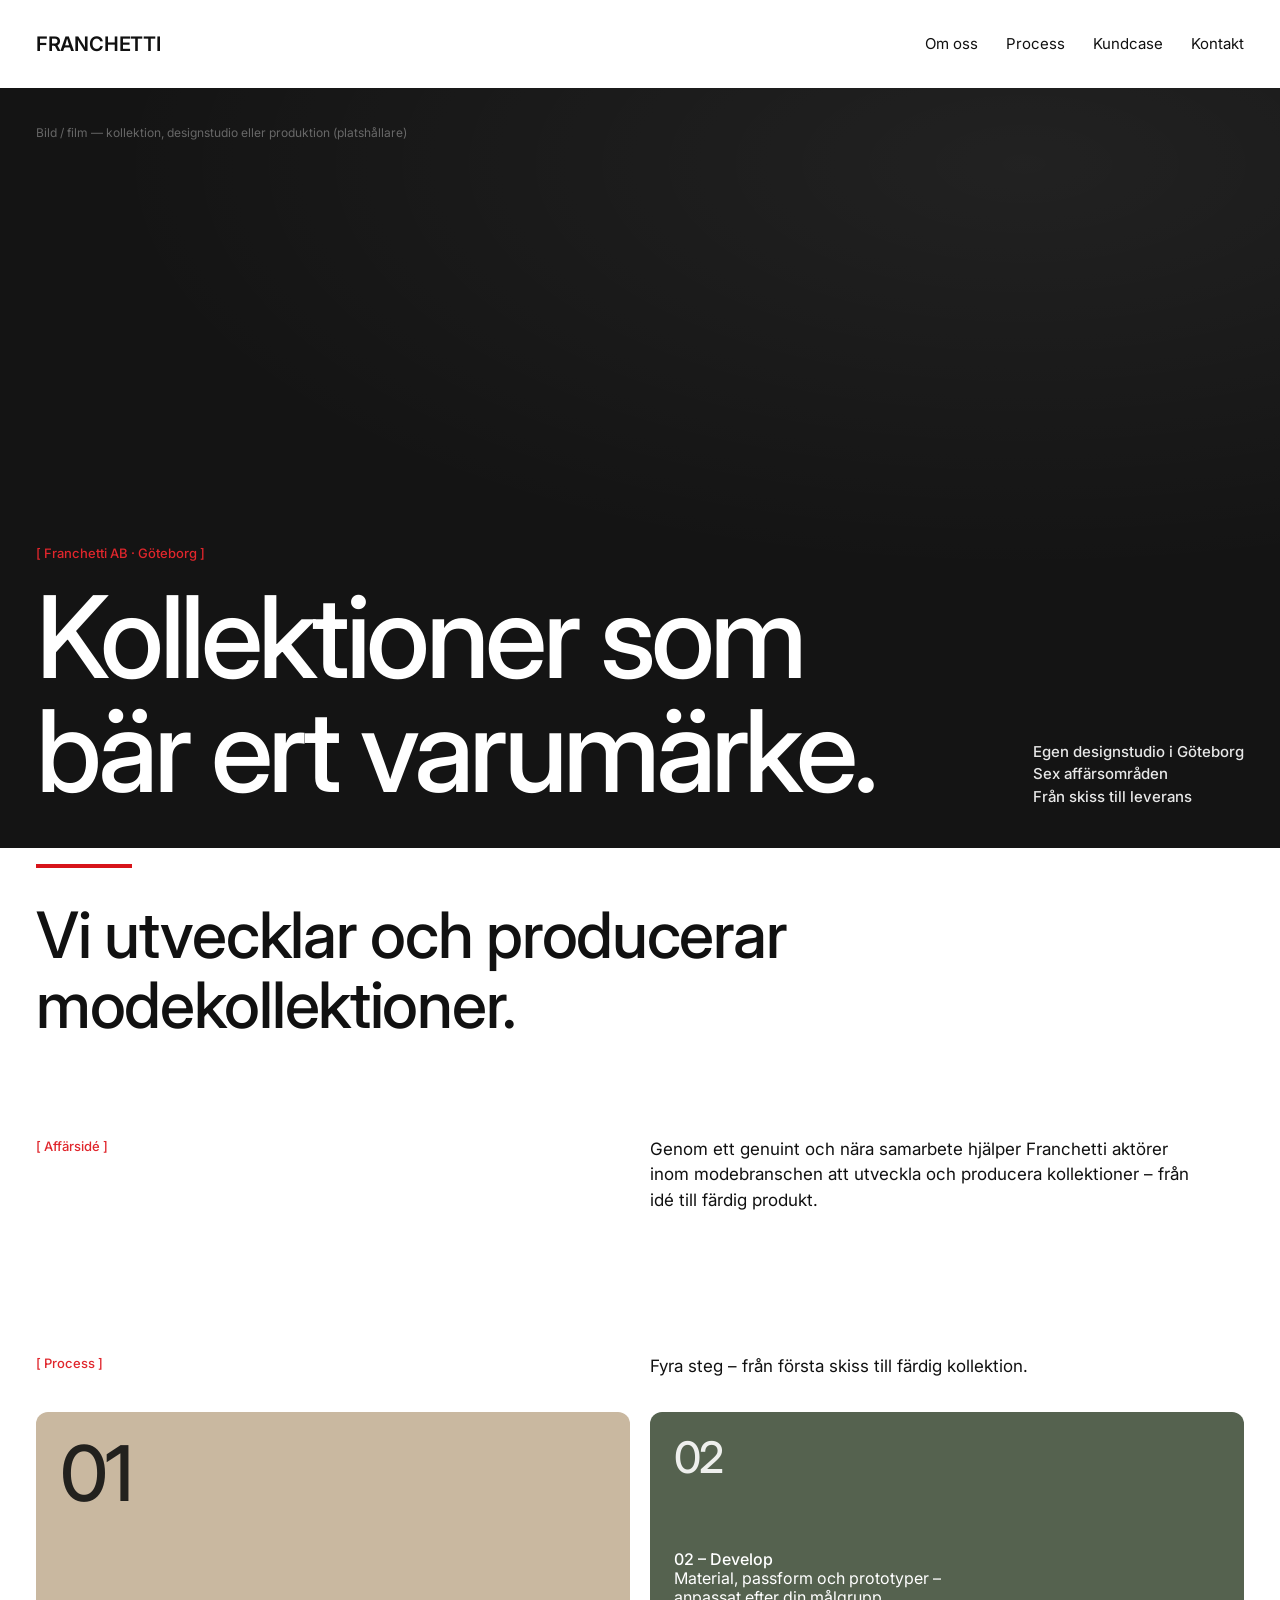
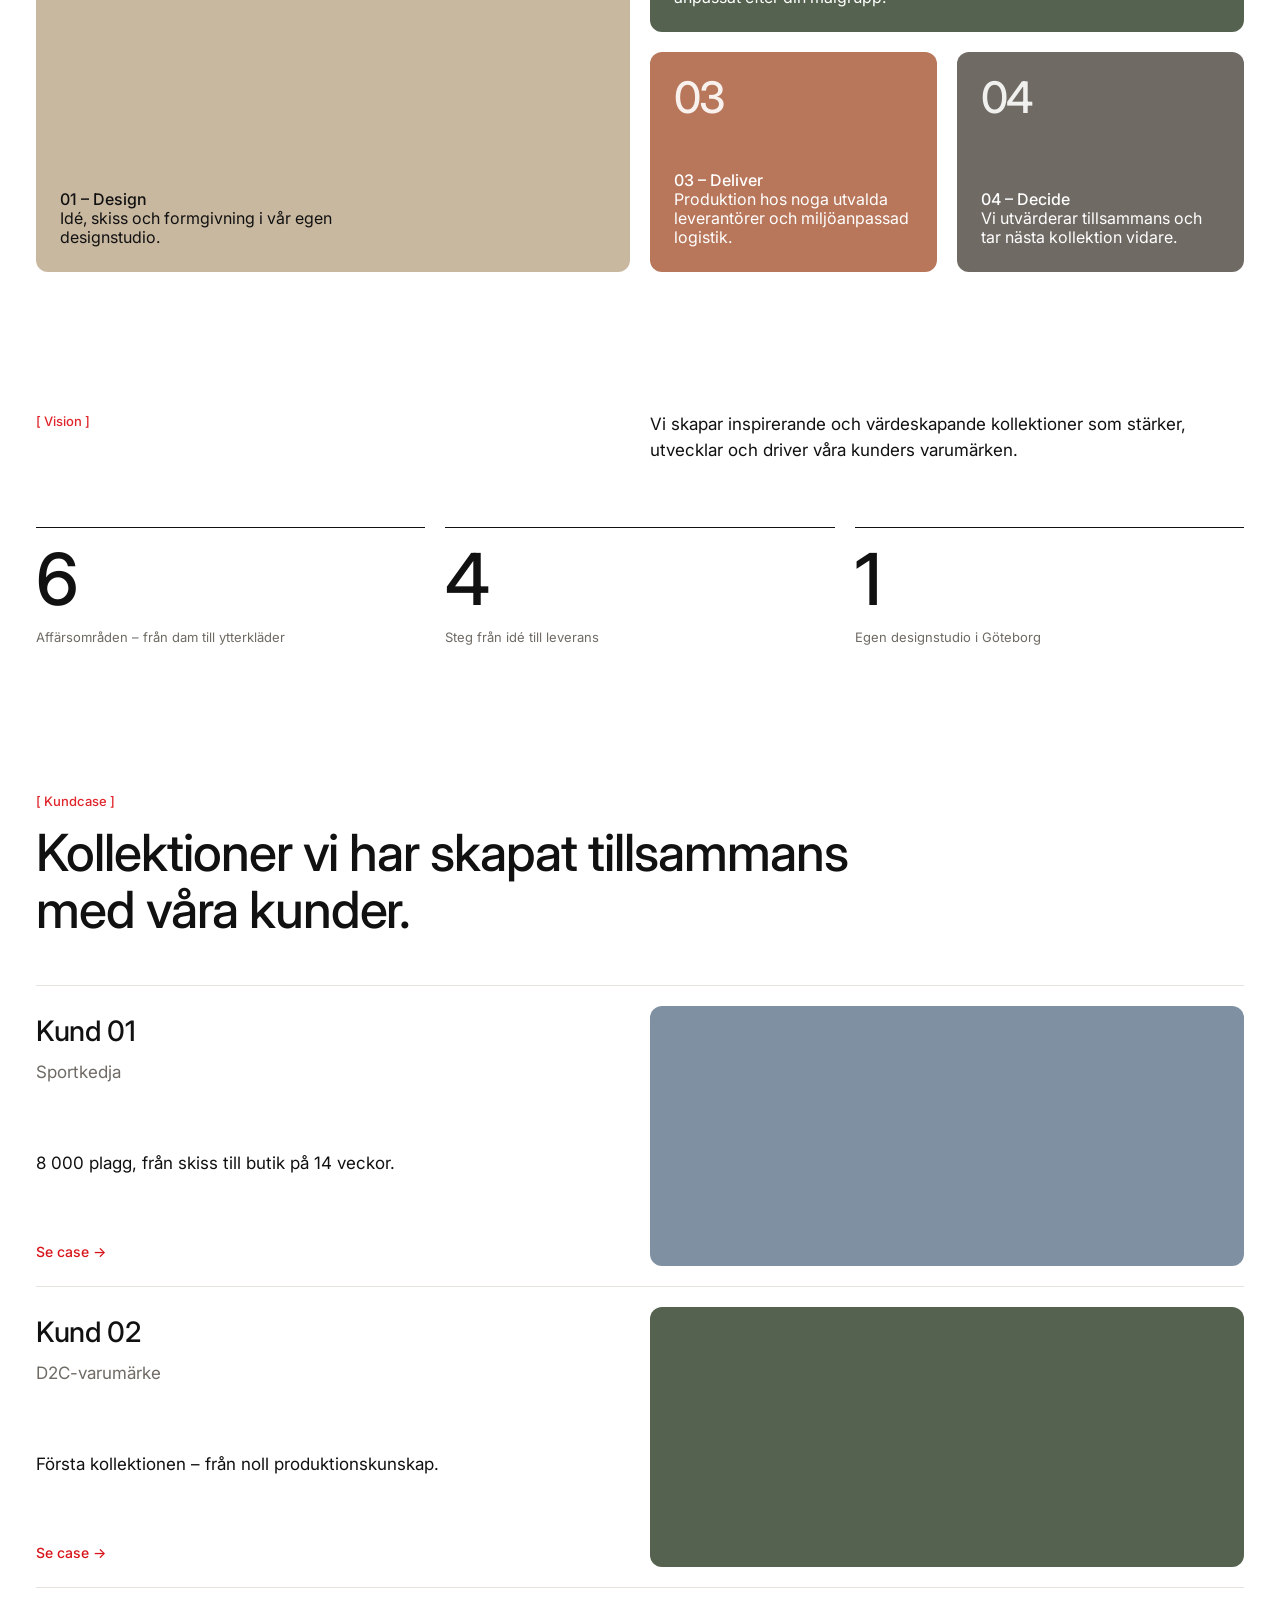
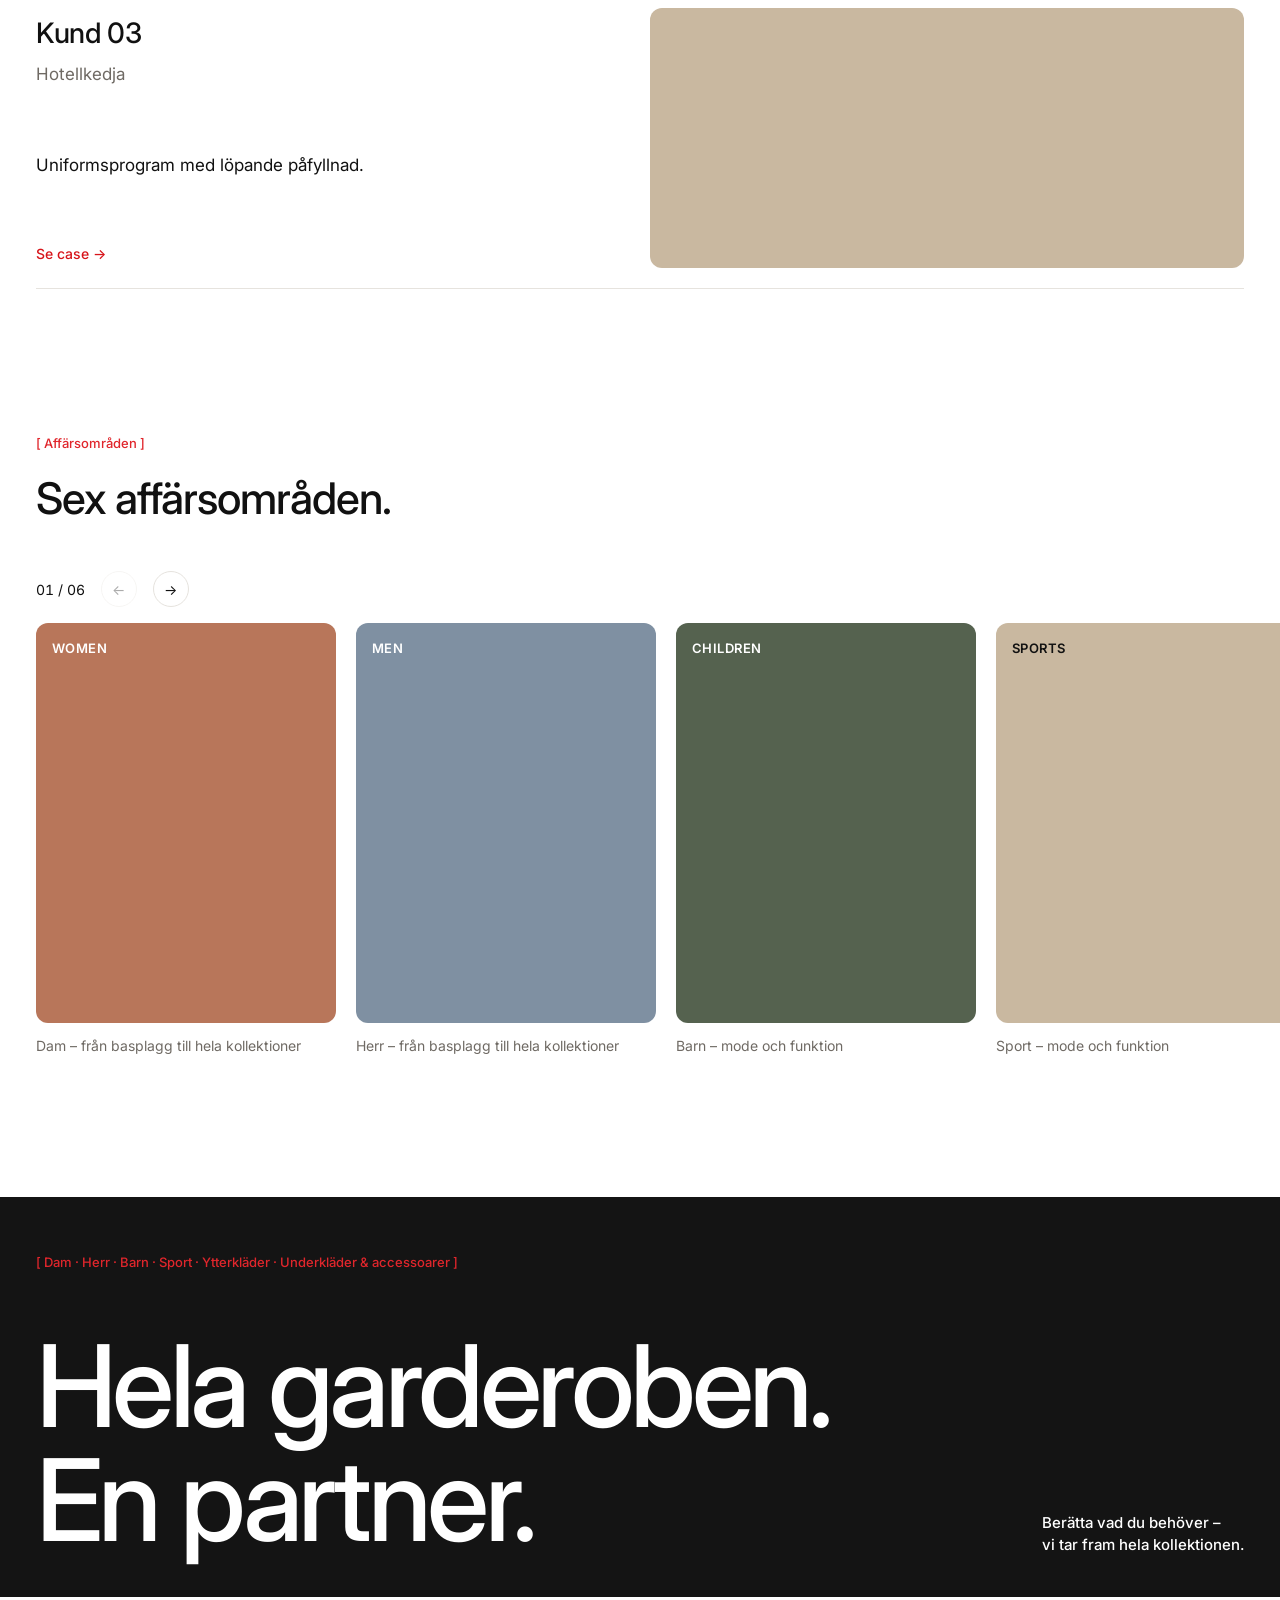
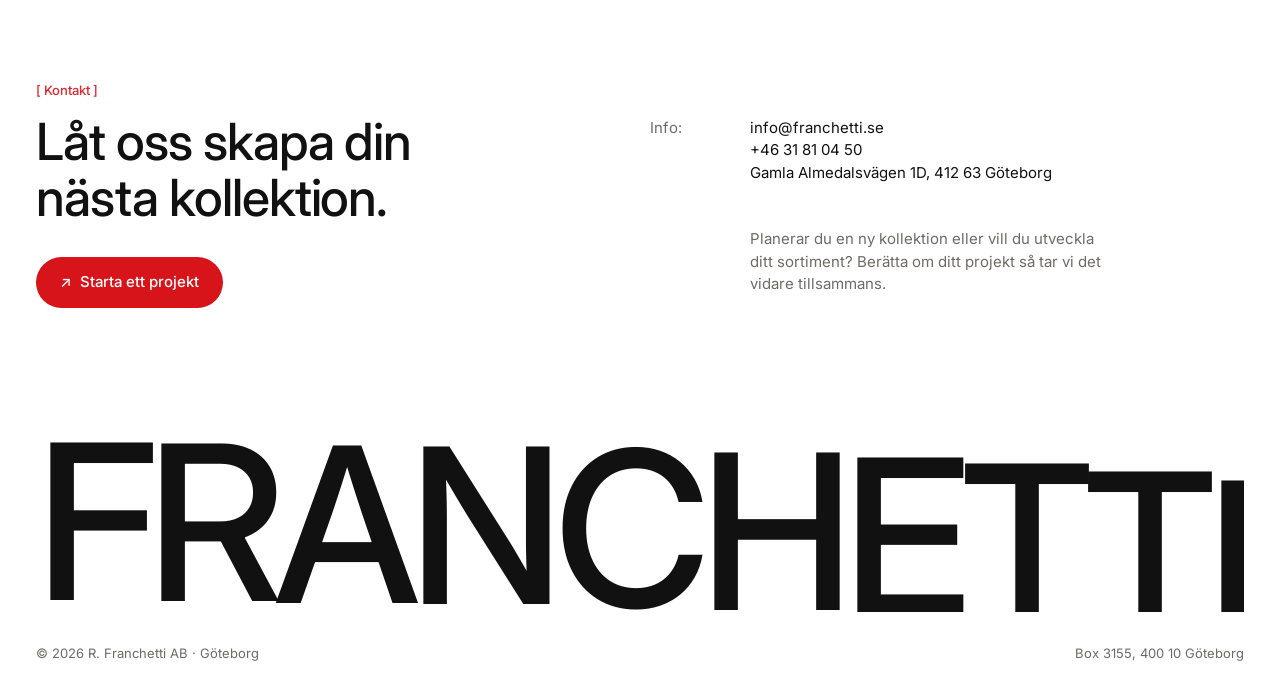
<file: index.html>
<!DOCTYPE html>
<html lang="sv">
<head>
<meta charset="UTF-8">
<script>
(function(){
  var html = document.documentElement;
  html.classList.add('js');
  if (window.matchMedia && matchMedia('(prefers-reduced-motion: reduce)').matches) {
    html.classList.add('reduced-motion');
  }
})();
</script>
<meta name="viewport" content="width=device-width, initial-scale=1.0">
<link rel="icon" type="image/svg+xml" href="data:image/svg+xml,%3Csvg%20xmlns%3D%27http%3A//www.w3.org/2000/svg%27%20viewBox%3D%270%200%2032%2032%27%3E%3Crect%20width%3D%2732%27%20height%3D%2732%27%20rx%3D%277%27%20fill%3D%27%232C2C2A%27/%3E%3Cpath%20d%3D%27M16%207%20L16%2025%27%20stroke%3D%27%23F1EFE8%27%20stroke-width%3D%272%27/%3E%3Cpath%20d%3D%27M16%207%20L12.5%2013%20L19.5%2013%20Z%27%20fill%3D%27%23F1EFE8%27/%3E%3Cpath%20d%3D%27M16%2025%20L12.5%2019%20L19.5%2019%20Z%27%20fill%3D%27%23F1EFE8%27/%3E%3C/svg%3E">
<title>Franchetti — Design-, inköps- och produktionspartner för klädmärken</title>
<meta name="description" content="Franchetti är en svensk private label-partner baserad i Göteborg. Vi hjälper klädföretag att utveckla, sourca och producera kollektioner under eget varumärke — design, fabrikssourcing, kvalitetskontroll och logistik i en helhet.">
<link rel="preconnect" href="https://fonts.googleapis.com">
<link rel="preconnect" href="https://fonts.gstatic.com" crossorigin>
<link href="https://fonts.googleapis.com/css2?family=Inter:wght@400;500;600&display=swap" rel="stylesheet">
<link rel="stylesheet" href="home.css">

<!-- Grundläggande Organization-schema. Lägg till "logo" och "foundingDate"
     när ni har en riktig logotyp-URL och har verifierat grundåret. -->
<script type="application/ld+json">
{
  "@context": "https://schema.org",
  "@type": "Organization",
  "name": "R. Franchetti AB",
  "url": "https://franchetti.se",
  "description": "Svensk private label-partner för design, produktutveckling, sourcing och produktion av kläder. Baserad i Göteborg.",
  "address": {
    "@type": "PostalAddress",
    "streetAddress": "Gamla Almedalsvägen 1D",
    "postalCode": "412 63",
    "addressLocality": "Göteborg",
    "addressCountry": "SE"
  },
  "telephone": "+46-31-810450",
  "email": "info@franchetti.se"
}
</script>

<script type="application/ld+json">
{
  "@context": "https://schema.org",
  "@type": "LocalBusiness",
  "name": "R. Franchetti AB",
  "url": "https://franchetti.se",
  "telephone": "+46-31-810450",
  "email": "info@franchetti.se",
  "address": {
    "@type": "PostalAddress",
    "streetAddress": "Gamla Almedalsvägen 1D",
    "postalCode": "412 63",
    "addressLocality": "Göteborg",
    "addressCountry": "SE"
  }
}
</script>

<!-- FAQPage-schema. Frågorna speglar innehåll som redan finns på sajten
     (tjänster.html, kundlösningar.html, kategorier.html, kontakt.html) —
     inga nya påståenden, bara samma fakta i fråga/svar-format. -->
<script type="application/ld+json">
{
  "@context": "https://schema.org",
  "@type": "FAQPage",
  "mainEntity": [
    {
      "@type": "Question",
      "name": "Vad gör Franchetti?",
      "acceptedAnswer": {
        "@type": "Answer",
        "text": "Franchetti är en Göteborgsbaserad private label-partner för klädföretag: design, produktutveckling, fabrikssourcing, kvalitetskontroll, logistik och hållbarhetsdokumentation, levererat under kundens eget varumärke."
      }
    },
    {
      "@type": "Question",
      "name": "Tar Franchetti hela kollektioner eller bara delar av processen?",
      "acceptedAnswer": {
        "@type": "Answer",
        "text": "Båda delarna. Franchetti tar hela kedjan från skiss till levererad kollektion, eller bara den del kunden saknar, till exempel enbart fabrikssourcing eller enbart kvalitetskontroll."
      }
    },
    {
      "@type": "Question",
      "name": "Vilka klädkategorier jobbar Franchetti med?",
      "acceptedAnswer": {
        "@type": "Answer",
        "text": "Sex kategorier: damkläder, herrkläder, barnkläder, sportkläder, ytterkläder samt underkläder och accessoarer."
      }
    },
    {
      "@type": "Question",
      "name": "Vilka tjänster erbjuder Franchetti?",
      "acceptedAnswer": {
        "@type": "Answer",
        "text": "Design och kollektionsutveckling, passform och gradering, fabrikssourcing, kvalitetskontroll på plats, logistik och tull, samt spårbarhet och ESG-underlag för hållbarhetsrapportering."
      }
    },
    {
      "@type": "Question",
      "name": "Vilka kundlösningar erbjuder Franchetti?",
      "acceptedAnswer": {
        "@type": "Answer",
        "text": "Tre spår: Agentmodellen för kedjor med egen import, Grossist 2.0 för växande varumärken utan egen importkapacitet, och Retainer för uniform- och arbetsklädeskunder med återkommande volymer."
      }
    },
    {
      "@type": "Question",
      "name": "Hur startar man ett projekt med Franchetti?",
      "acceptedAnswer": {
        "@type": "Answer",
        "text": "Via kontaktformuläret eller e-post till info@franchetti.se. Franchetti återkommer med ett upplägg och en prisindikation inom två arbetsdagar."
      }
    },
    {
      "@type": "Question",
      "name": "Var är Franchetti baserat?",
      "acceptedAnswer": {
        "@type": "Answer",
        "text": "Franchetti har sin verksamhet på Gamla Almedalsvägen 1D, 412 63 Göteborg, Sverige."
      }
    },
    {
      "@type": "Question",
      "name": "Hur kontaktar man Franchetti?",
      "acceptedAnswer": {
        "@type": "Answer",
        "text": "Telefon +46 31 81 04 50 eller e-post info@franchetti.se."
      }
    }
  ]
}
</script>
</head>
<body>

<a class="skip-link" href="#main">Hoppa till innehåll</a>

<header class="site-header">
  <div class="wrap header-inner">
    <a href="/" class="wordmark" aria-label="Franchetti – startsida">FRANCHETTI</a>
    <nav class="site-nav" aria-label="Huvudmeny">
      <a href="/foretaget.html" class="nav-optional">Om oss</a>
      <a href="#process">Process</a>
      <a href="#kundcase">Kundcase</a>
      <a href="/kontakt.html">Kontakt</a>
    </nav>
  </div>
</header>

<main id="main">

  <!-- HERO — mörk fullbredd, byt .hero-media mot bild eller film -->
  <section class="hero" aria-labelledby="hero-heading">
    <div class="hero-media" aria-hidden="true"></div>
    <div class="wrap">
      <p class="hero-note">Bild / film — kollektion, designstudio eller produktion (platshållare)</p>
    </div>
    <div class="wrap hero-bottom">
      <div>
        <span class="label">[ Franchetti AB · Göteborg ]</span>
        <h1 id="hero-heading">
          <span class="line">Kollektioner som</span>
          <span class="line">bär ert varumärke.</span>
        </h1>
      </div>
      <ul class="hero-facts">
        <li>Egen designstudio i Göteborg</li>
        <li>Sex affärsområden</li>
        <li>Från skiss till leverans</li>
      </ul>
    </div>
  </section>

  <!-- AFFÄRSIDÉ -->
  <section class="intro" aria-labelledby="intro-heading">
    <div class="wrap">
      <div class="rule" aria-hidden="true"></div>
      <h2 id="intro-heading" data-reveal>Vi utvecklar och producerar modekollektioner.</h2>
      <div class="split" data-reveal>
        <span class="label">[ Affärsidé ]</span>
        <p>Genom ett genuint och nära samarbete hjälper Franchetti aktörer inom modebranschen att utveckla och producera kollektioner – från idé till färdig produkt.</p>
      </div>
    </div>
  </section>

  <!-- PROCESS — bento: ett stort kort, ett brett, två små -->
  <section class="process" id="process" aria-labelledby="process-heading">
    <div class="wrap">
      <div class="split" data-reveal>
        <span class="label">[ Process ]</span>
        <h2 id="process-heading" class="process-lead">Fyra steg – från första skiss till färdig kollektion.</h2>
      </div>
      <ol class="bento" data-reveal-group>
        <li class="bento-card bento-card--lg">
          <span class="bento-num" aria-hidden="true">01</span>
          <div>
            <h3>01 – Design</h3>
            <p>Idé, skiss och formgivning i vår egen designstudio.</p>
          </div>
        </li>
        <li class="bento-card bento-card--wide">
          <span class="bento-num" aria-hidden="true">02</span>
          <div>
            <h3>02 – Develop</h3>
            <p>Material, passform och prototyper – anpassat efter din målgrupp.</p>
          </div>
        </li>
        <li class="bento-card bento-card--a">
          <span class="bento-num" aria-hidden="true">03</span>
          <div>
            <h3>03 – Deliver</h3>
            <p>Produktion hos noga utvalda leverantörer och miljöanpassad logistik.</p>
          </div>
        </li>
        <li class="bento-card bento-card--b">
          <span class="bento-num" aria-hidden="true">04</span>
          <div>
            <h3>04 – Decide</h3>
            <p>Vi utvärderar tillsammans och tar nästa kollektion vidare.</p>
          </div>
        </li>
      </ol>
    </div>
  </section>

  <!-- VISION + NYCKELTAL -->
  <section class="vision" aria-labelledby="vision-heading">
    <div class="wrap">
      <div class="split" data-reveal>
        <span class="label" id="vision-heading">[ Vision ]</span>
        <p>Vi skapar inspirerande och värdeskapande kollektioner som stärker, utvecklar och driver våra kunders varumärken.</p>
      </div>
      <!-- Fjärde nyckeltalet (antal levererade kollektioner) väntar på
           verifierat tal — lägg till ett <li> här när det finns. -->
      <ul class="stats" data-reveal-group>
        <li><span class="stat-num">6</span><span class="stat-label">Affärsområden – från dam till ytterkläder</span></li>
        <li><span class="stat-num">4</span><span class="stat-label">Steg från idé till leverans</span></li>
        <li><span class="stat-num">1</span><span class="stat-label">Egen designstudio i Göteborg</span></li>
      </ul>
    </div>
  </section>

  <!-- KUNDCASE — byt .case-media-blocken mot riktiga foton -->
  <section class="cases" id="kundcase" aria-labelledby="cases-heading">
    <div class="wrap">
      <span class="label" data-reveal>[ Kundcase ]</span>
      <h2 id="cases-heading" data-reveal>Kollektioner vi har skapat tillsammans med våra kunder.</h2>
      <div class="case-list">
        <article class="case case--1" data-reveal>
          <div class="case-text">
            <div>
              <h3>Kund 01</h3>
              <p class="case-meta">Sportkedja</p>
            </div>
            <p>8 000 plagg, från skiss till butik på 14 veckor.</p>
            <a class="case-link" href="/bevis.html">Se case <span aria-hidden="true">→</span></a>
          </div>
          <div class="case-media" role="img" aria-label="Platshållare för produktbild, sportkollektion"><div></div></div>
        </article>
        <article class="case case--2" data-reveal>
          <div class="case-text">
            <div>
              <h3>Kund 02</h3>
              <p class="case-meta">D2C-varumärke</p>
            </div>
            <p>Första kollektionen – från noll produktionskunskap.</p>
            <a class="case-link" href="/bevis.html">Se case <span aria-hidden="true">→</span></a>
          </div>
          <div class="case-media" role="img" aria-label="Platshållare för produktbild, D2C-kollektion"><div></div></div>
        </article>
        <article class="case case--3" data-reveal>
          <div class="case-text">
            <div>
              <h3>Kund 03</h3>
              <p class="case-meta">Hotellkedja</p>
            </div>
            <p>Uniformsprogram med löpande påfyllnad.</p>
            <a class="case-link" href="/bevis.html">Se case <span aria-hidden="true">→</span></a>
          </div>
          <div class="case-media" role="img" aria-label="Platshållare för produktbild, uniformsprogram"><div></div></div>
        </article>
      </div>
    </div>
  </section>

  <!-- AFFÄRSOMRÅDEN — horisontell karusell, pilarna styrs av js/home.js -->
  <section class="areas" aria-labelledby="areas-heading">
    <div class="wrap">
      <span class="label" data-reveal>[ Affärsområden ]</span>
      <h2 id="areas-heading" data-reveal>Sex affärsområden.</h2>
      <div class="areas-controls">
        <span class="areas-count" aria-live="polite"><span class="areas-current">01</span> / 06</span>
        <button type="button" class="areas-prev" aria-label="Föregående affärsområde">←</button>
        <button type="button" class="areas-next" aria-label="Nästa affärsområde">→</button>
      </div>
    </div>
    <ul class="area-track" tabindex="0" aria-label="Affärsområden">
      <li class="area area--women"><div class="area-card"><div></div><span class="area-name">WOMEN</span></div><p>Dam – från basplagg till hela kollektioner</p></li>
      <li class="area area--men"><div class="area-card"><div></div><span class="area-name">MEN</span></div><p>Herr – från basplagg till hela kollektioner</p></li>
      <li class="area area--kids"><div class="area-card"><div></div><span class="area-name">CHILDREN</span></div><p>Barn – mode och funktion</p></li>
      <li class="area area--sports"><div class="area-card"><div></div><span class="area-name">SPORTS</span></div><p>Sport – mode och funktion</p></li>
      <li class="area area--outer"><div class="area-card"><div></div><span class="area-name">OUTERWEAR</span></div><p>Ytterkläder – för alla säsonger</p></li>
      <li class="area area--under"><div class="area-card"><div></div><span class="area-name">UNDERWEAR &amp; ACCESSORIES</span></div><p>Underkläder &amp; accessoarer</p></li>
    </ul>
  </section>

  <!-- MÖRKT BAND -->
  <section class="band" aria-labelledby="band-heading">
    <div class="wrap band-inner">
      <span class="label">[ Dam · Herr · Barn · Sport · Ytterkläder · Underkläder &amp; accessoarer ]</span>
      <div class="band-bottom">
        <h2 id="band-heading" data-reveal>
          <span class="line">Hela garderoben.</span>
          <span class="line">En partner.</span>
        </h2>
        <p>Berätta vad du behöver –<br>vi tar fram hela kollektionen.</p>
      </div>
    </div>
  </section>

  <!-- KONTAKT -->
  <section class="contact" aria-labelledby="contact-heading">
    <div class="wrap contact-grid">
      <div data-reveal>
        <span class="label">[ Kontakt ]</span>
        <h2 id="contact-heading">Låt oss skapa din nästa kollektion.</h2>
        <a class="pill" href="/kontakt.html"><span aria-hidden="true">↗</span> Starta ett projekt</a>
      </div>
      <dl class="contact-info" data-reveal>
        <dt>Info:</dt>
        <dd>
          <a href="mailto:info@franchetti.se">info@franchetti.se</a><br>
          <a href="tel:+4631810450">+46 31 81 04 50</a><br>
          Gamla Almedalsvägen 1D, 412 63 Göteborg
        </dd>
        <dd class="contact-pitch">Planerar du en ny kollektion eller vill du utveckla ditt sortiment? Berätta om ditt projekt så tar vi det vidare tillsammans.</dd>
      </dl>
    </div>
  </section>

</main>

<footer class="site-footer">
  <div class="wrap">
    <span class="footer-mark" aria-hidden="true">FRANCHETTI</span>
    <div class="footer-meta">
      <p>© 2026 R. Franchetti AB · Göteborg</p>
      <p>Box 3155, 400 10 Göteborg</p>
    </div>
  </div>
</footer>

<script src="vendor/gsap.min.js" defer></script>
<script src="vendor/ScrollTrigger.min.js" defer></script>
<script src="vendor/SplitText.min.js" defer></script>
<script src="vendor/lenis.min.js" defer></script>
<script src="js/site.js" defer></script>
<script src="js/home.js" defer></script>
</body>
</html>
</file>
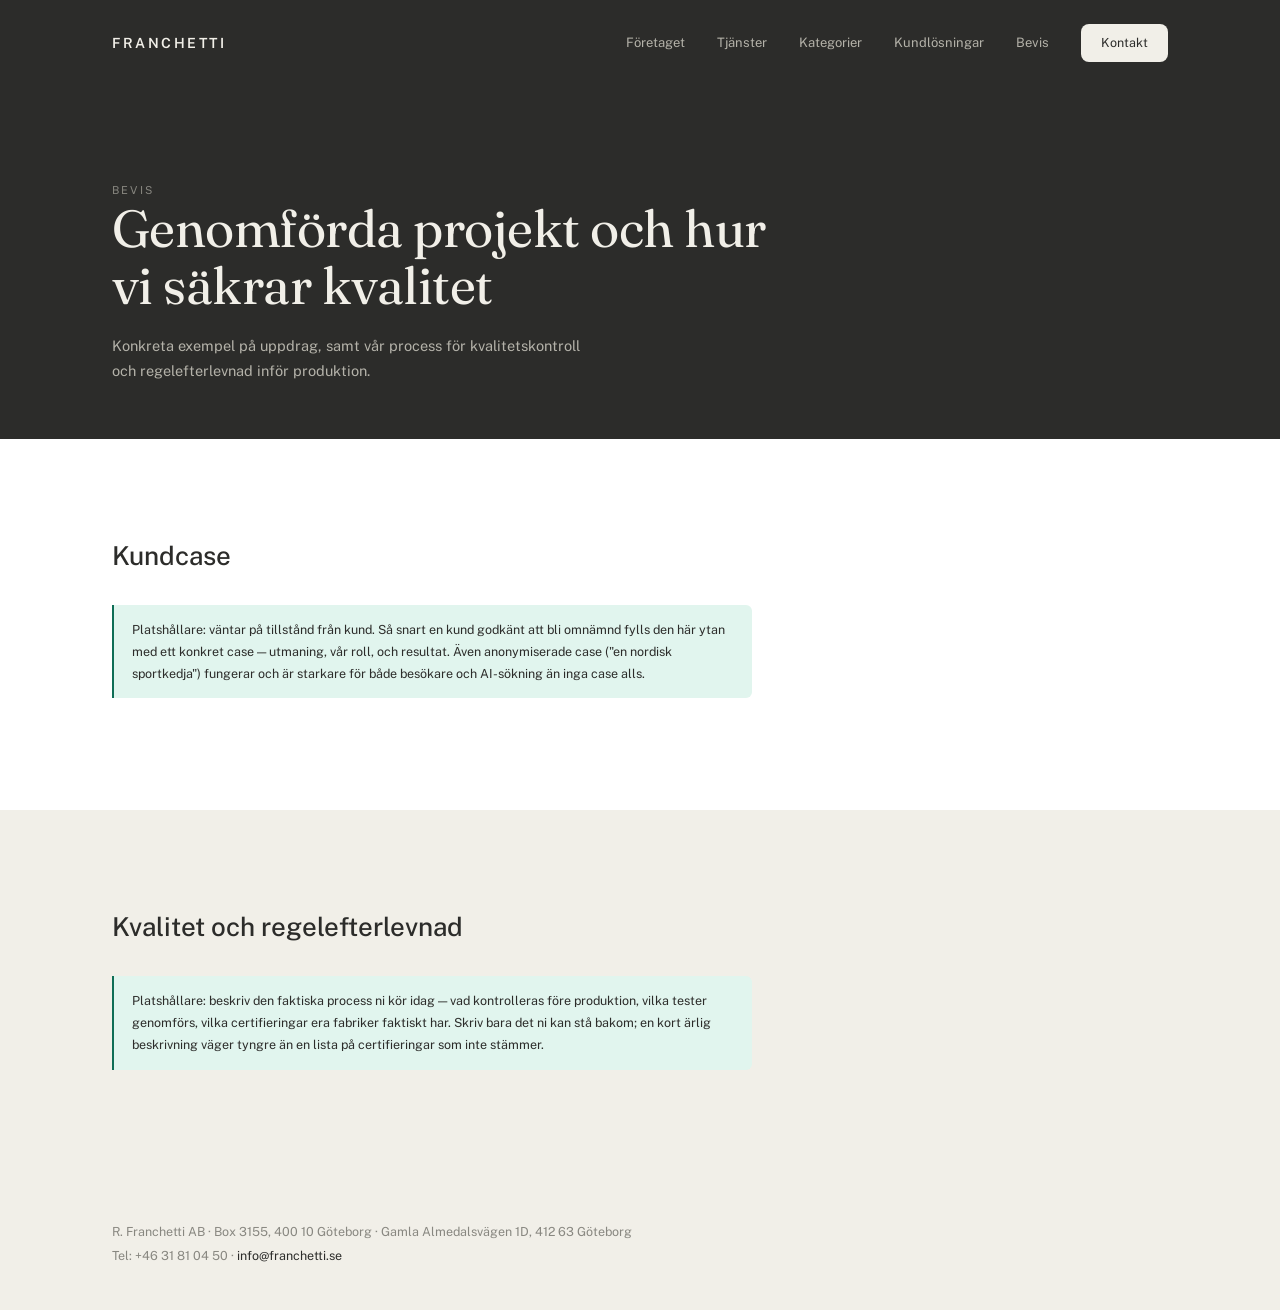
<file: bevis.html>
<!DOCTYPE html>
<html lang="sv">
<head>
<meta charset="UTF-8">
<script>
(function(){
  var html = document.documentElement;
  html.classList.add('js');
  if (window.matchMedia && matchMedia('(prefers-reduced-motion: reduce)').matches) {
    html.classList.add('reduced-motion');
  }
})();
</script>
<meta name="viewport" content="width=device-width, initial-scale=1.0">
<link rel="icon" type="image/svg+xml" href="data:image/svg+xml,%3Csvg%20xmlns%3D%27http%3A//www.w3.org/2000/svg%27%20viewBox%3D%270%200%2032%2032%27%3E%3Crect%20width%3D%2732%27%20height%3D%2732%27%20rx%3D%277%27%20fill%3D%27%232C2C2A%27/%3E%3Cpath%20d%3D%27M16%207%20L16%2025%27%20stroke%3D%27%23F1EFE8%27%20stroke-width%3D%272%27/%3E%3Cpath%20d%3D%27M16%207%20L12.5%2013%20L19.5%2013%20Z%27%20fill%3D%27%23F1EFE8%27/%3E%3Cpath%20d%3D%27M16%2025%20L12.5%2019%20L19.5%2019%20Z%27%20fill%3D%27%23F1EFE8%27/%3E%3C/svg%3E">
<title>Bevis — Franchetti</title>
<meta name="description" content="Exempel på projekt Franchetti genomfört, samt hur vi arbetar med kvalitetskontroll och regelefterlevnad inför produktion.">
<link rel="preconnect" href="https://fonts.googleapis.com">
<link rel="preconnect" href="https://fonts.gstatic.com" crossorigin>
<link href="https://fonts.googleapis.com/css2?family=Public+Sans:wght@400;500;600&family=Fraunces:opsz,wght@9..144,300..560&display=swap" rel="stylesheet">
<link rel="stylesheet" href="style.css">
</head>
<body>

<a class="skip-link" href="#main">Hoppa till innehåll</a>

<header class="site-header">
  <div class="wrap header-inner">
    <a href="/" class="wordmark">FRANCHETTI</a>
    <nav aria-label="Huvudmeny">
      <a href="/foretaget.html">Företaget</a>
      <a href="/tjanster.html">Tjänster</a>
      <a href="/kategorier.html">Kategorier</a>
      <a href="/kundlosningar.html">Kundlösningar</a>
      <a href="/bevis.html">Bevis</a>
      <a href="/kontakt.html" class="nav-cta">Kontakt</a>
    </nav>
  </div>
</header>

<main id="main">

  <section class="page-header">
    <div class="wrap">
      <p class="eyebrow">Bevis</p>
      <h1>Genomförda projekt och hur vi säkrar kvalitet</h1>
      <p class="lead">Konkreta exempel på uppdrag, samt vår process för kvalitetskontroll och regelefterlevnad inför produktion.</p>
    </div>
  </section>

  <section class="content-section">
    <div class="wrap">
      <h2>Kundcase</h2>
      <p class="placeholder-note">Platshållare: väntar på tillstånd från kund. Så snart en kund godkänt att bli omnämnd fylls den här ytan med ett konkret case — utmaning, vår roll, och resultat. Även anonymiserade case ("en nordisk sportkedja") fungerar och är starkare för både besökare och AI-sökning än inga case alls.</p>
    </div>
  </section>

  <section class="content-section alt">
    <div class="wrap">
      <h2>Kvalitet och regelefterlevnad</h2>
      <p class="placeholder-note">Platshållare: beskriv den faktiska process ni kör idag — vad kontrolleras före produktion, vilka tester genomförs, vilka certifieringar era fabriker faktiskt har. Skriv bara det ni kan stå bakom; en kort ärlig beskrivning väger tyngre än en lista på certifieringar som inte stämmer.</p>
    </div>
  </section>

</main>

<footer class="site-footer">
  <div class="wrap">
    <p>R. Franchetti AB · Box 3155, 400 10 Göteborg · Gamla Almedalsvägen 1D, 412 63 Göteborg</p>
    <p>Tel: +46 31 81 04 50 · <a href="mailto:info@franchetti.se">info@franchetti.se</a></p>
  </div>
</footer>

<script src="vendor/gsap.min.js" defer></script>
<script src="vendor/ScrollTrigger.min.js" defer></script>
<script src="vendor/SplitText.min.js" defer></script>
<script src="vendor/lenis.min.js" defer></script>
<script src="js/site.js" defer></script>
</body>
</html>
</file>
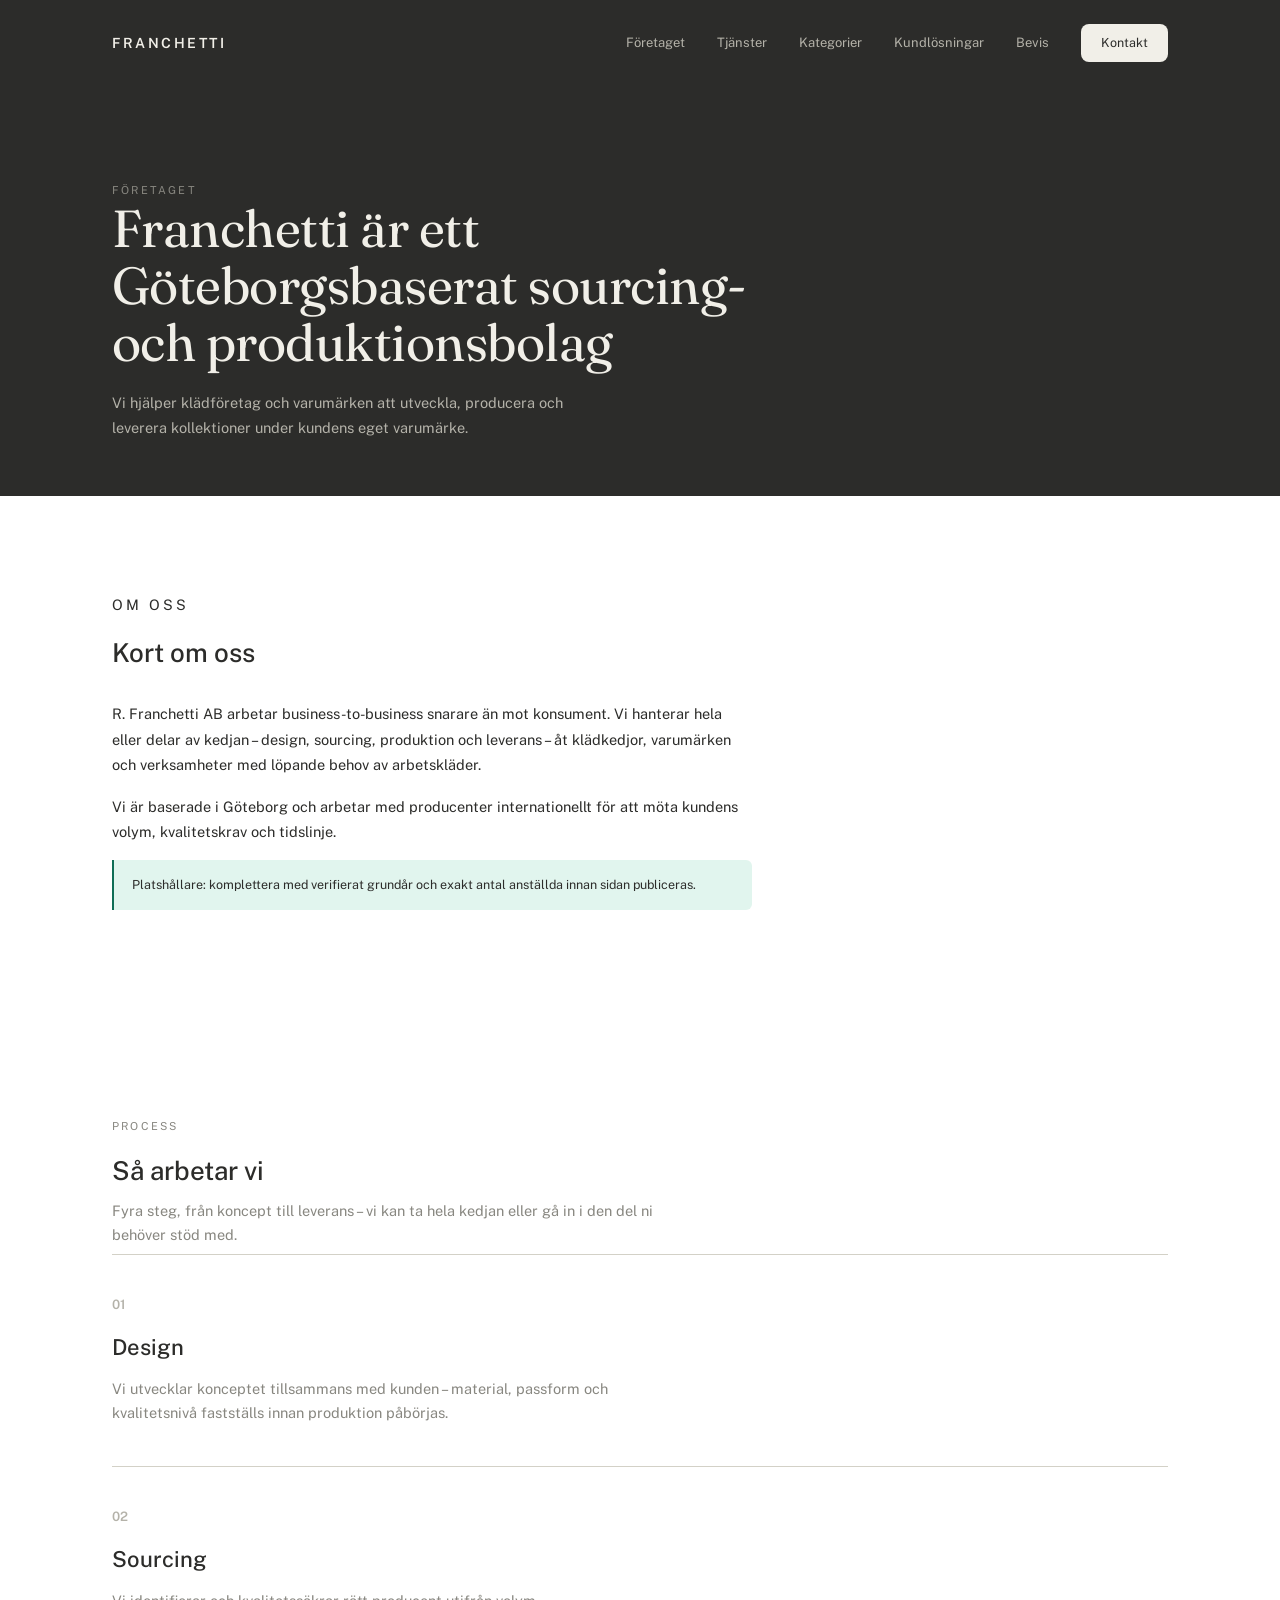
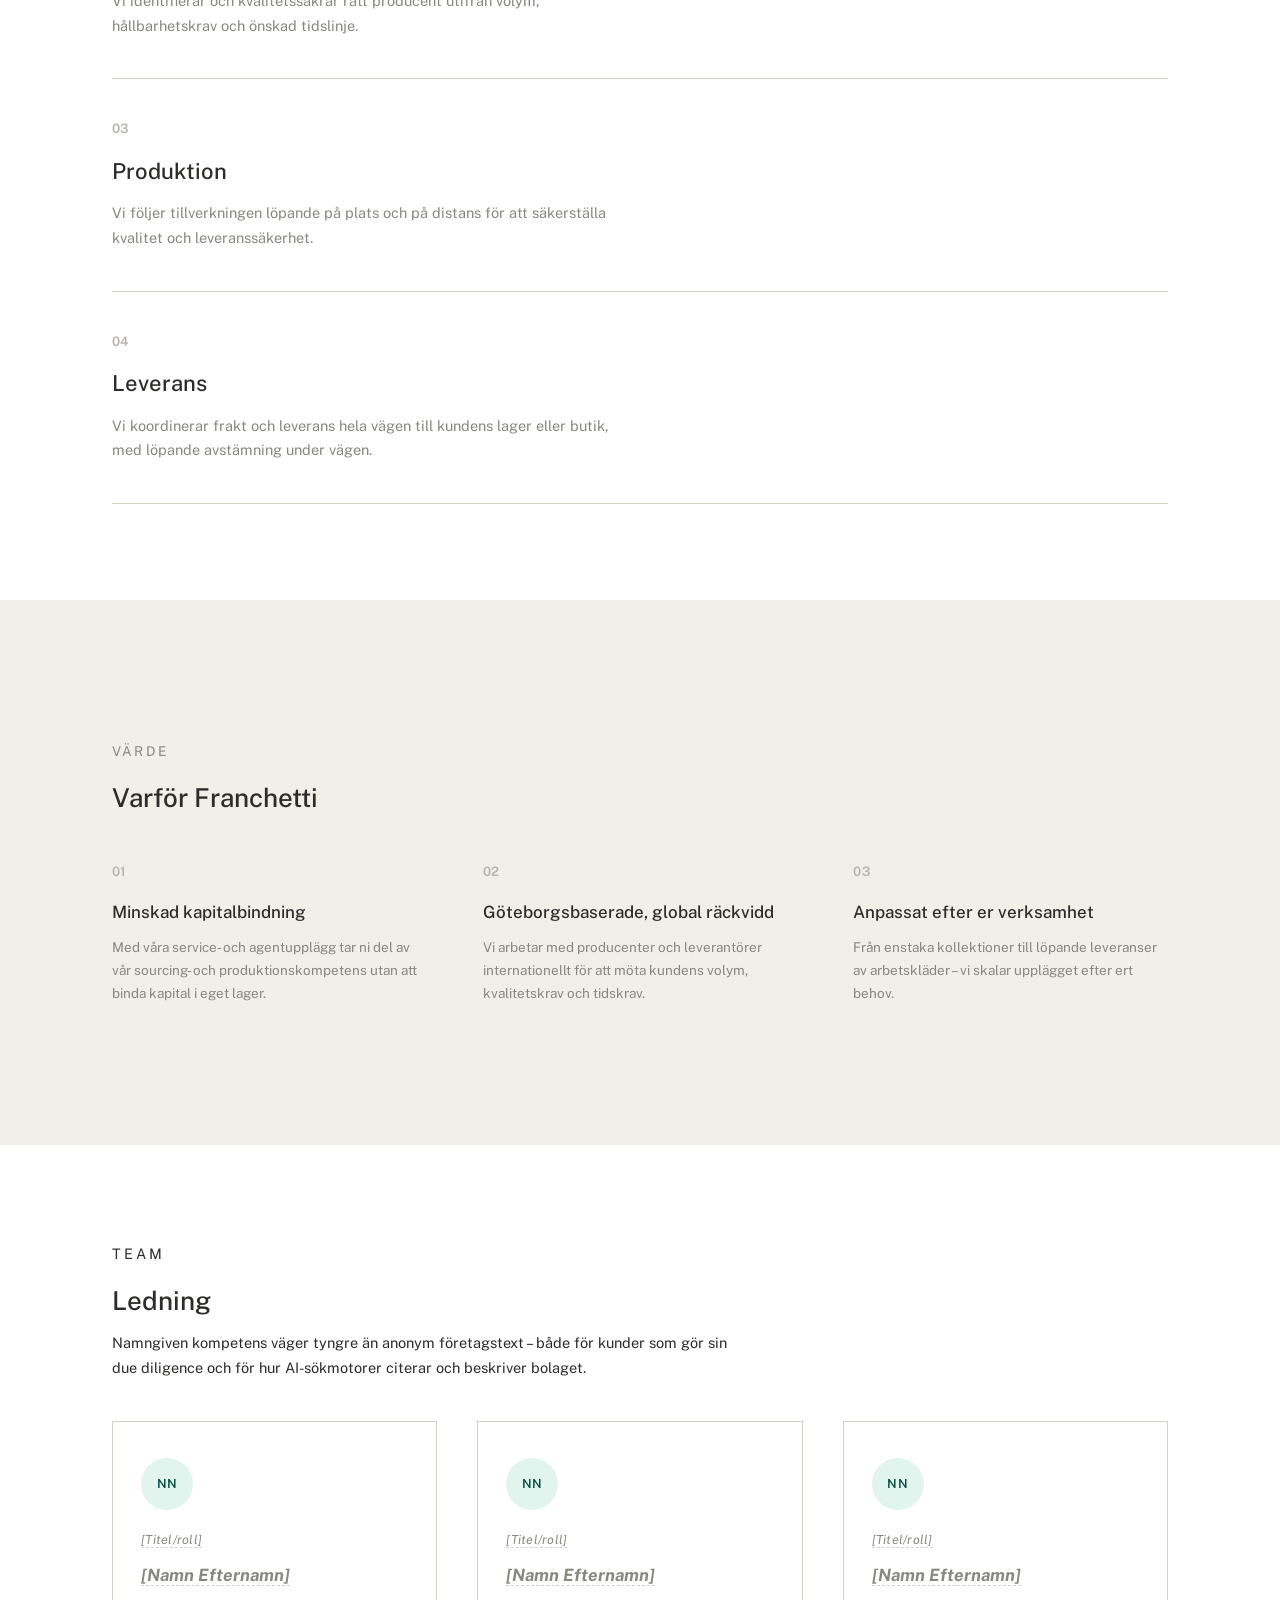
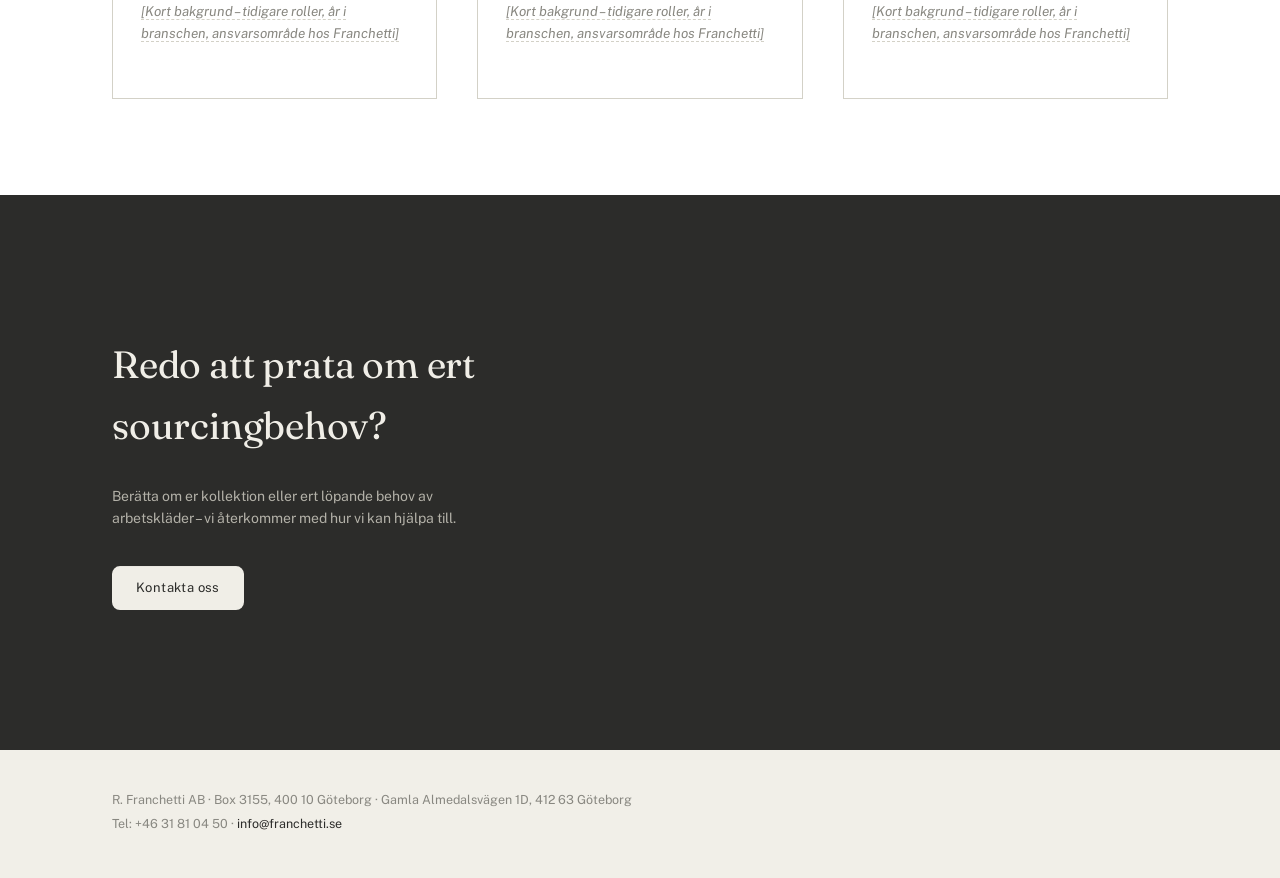
<file: foretaget.html>
<!DOCTYPE html>
<html lang="sv">
<head>
<meta charset="UTF-8">
<script>
(function(){
  var html = document.documentElement;
  html.classList.add('js');
  if (window.matchMedia && matchMedia('(prefers-reduced-motion: reduce)').matches) {
    html.classList.add('reduced-motion');
  }
})();
</script>
<meta name="viewport" content="width=device-width, initial-scale=1.0">
<link rel="icon" type="image/svg+xml" href="data:image/svg+xml,%3Csvg%20xmlns%3D%27http%3A//www.w3.org/2000/svg%27%20viewBox%3D%270%200%2032%2032%27%3E%3Crect%20width%3D%2732%27%20height%3D%2732%27%20rx%3D%277%27%20fill%3D%27%232C2C2A%27/%3E%3Cpath%20d%3D%27M16%207%20L16%2025%27%20stroke%3D%27%23F1EFE8%27%20stroke-width%3D%272%27/%3E%3Cpath%20d%3D%27M16%207%20L12.5%2013%20L19.5%2013%20Z%27%20fill%3D%27%23F1EFE8%27/%3E%3Cpath%20d%3D%27M16%2025%20L12.5%2019%20L19.5%2019%20Z%27%20fill%3D%27%23F1EFE8%27/%3E%3C/svg%3E">
<title>Företaget — Franchetti</title>
<meta name="description" content="R. Franchetti AB är en svensk private label-partner baserad i Göteborg, med design, sourcing och produktion under eget varumärke.">
<link rel="preconnect" href="https://fonts.googleapis.com">
<link rel="preconnect" href="https://fonts.gstatic.com" crossorigin>
<link href="https://fonts.googleapis.com/css2?family=Public+Sans:wght@400;500;600&family=Fraunces:opsz,wght@9..144,300..560&display=swap" rel="stylesheet">
<link rel="stylesheet" href="style.css">
</head>
<body>

<a class="skip-link" href="#main">Hoppa till innehåll</a>

<header class="site-header">
  <div class="wrap header-inner">
    <a href="/" class="wordmark">FRANCHETTI</a>
    <nav aria-label="Huvudmeny">
      <a href="/foretaget.html">Företaget</a>
      <a href="/tjanster.html">Tjänster</a>
      <a href="/kategorier.html">Kategorier</a>
      <a href="/kundlosningar.html">Kundlösningar</a>
      <a href="/bevis.html">Bevis</a>
      <a href="/kontakt.html" class="nav-cta">Kontakt</a>
    </nav>
  </div>
</header>

<main id="main">

  <!-- Page header -->
  <section class="page-header">
    <div class="wrap">
      <p class="eyebrow">Företaget</p>
      <h1>Franchetti är ett Göteborgsbaserat sourcing- och produktionsbolag</h1>
      <p class="lead">Vi hjälper klädföretag och varumärken att utveckla, producera och leverera kollektioner under kundens eget varumärke.</p>
    </div>
  </section>

  <!-- Om oss -->
  <section class="content-section">
    <div class="wrap">
      <p class="eyebrow" data-reveal style="margin-bottom: 14px;">Om oss</p>
      <h2 data-reveal>Kort om oss</h2>
      <p data-reveal>R. Franchetti AB arbetar business-to-business snarare än mot konsument. Vi hanterar hela eller delar av kedjan – design, sourcing, produktion och leverans – åt klädkedjor, varumärken och verksamheter med löpande behov av arbetskläder.</p>
      <p data-reveal>Vi är baserade i Göteborg och arbetar med producenter internationellt för att möta kundens volym, kvalitetskrav och tidslinje.</p>

      <p class="placeholder-note">Platshållare: komplettera med verifierat grundår och exakt antal anställda innan sidan publiceras.</p>
    </div>
  </section>

  <!-- Så arbetar vi -->
  <section class="process">
    <div class="wrap">
      <p class="eyebrow" data-reveal style="margin-bottom: 14px;">Process</p>
      <h2 data-reveal style="font-family: var(--font-sans); font-weight: 500; font-size: 26px; margin-bottom: 8px;">Så arbetar vi</h2>
      <p data-reveal style="font-size: 14.5px; color: var(--grey); max-width: 560px; margin-bottom: 8px;">Fyra steg, från koncept till leverans – vi kan ta hela kedjan eller gå in i den del ni behöver stöd med.</p>

      <div class="process-steps" data-reveal-group>
        <div class="process-step">
          <span class="process-step-num">01</span>
          <h3>Design</h3>
          <p>Vi utvecklar konceptet tillsammans med kunden – material, passform och kvalitetsnivå fastställs innan produktion påbörjas.</p>
        </div>
        <div class="process-step">
          <span class="process-step-num">02</span>
          <h3>Sourcing</h3>
          <p>Vi identifierar och kvalitetssäkrar rätt producent utifrån volym, hållbarhetskrav och önskad tidslinje.</p>
        </div>
        <div class="process-step">
          <span class="process-step-num">03</span>
          <h3>Produktion</h3>
          <p>Vi följer tillverkningen löpande på plats och på distans för att säkerställa kvalitet och leveranssäkerhet.</p>
        </div>
        <div class="process-step">
          <span class="process-step-num">04</span>
          <h3>Leverans</h3>
          <p>Vi koordinerar frakt och leverans hela vägen till kundens lager eller butik, med löpande avstämning under vägen.</p>
        </div>
      </div>
    </div>
  </section>

  <!-- Varför Franchetti -->
  <section class="segments">
    <div class="wrap">
      <p class="eyebrow" data-reveal style="margin-bottom: 14px;">Värde</p>
      <h2 data-reveal style="font-family: var(--font-sans); font-weight: 500; font-size: 26px; margin-bottom: 44px;">Varför Franchetti</h2>

      <div class="segment-grid" data-reveal-group>
        <div>
          <span class="segment-num">01</span>
          <h3>Minskad kapitalbindning</h3>
          <p>Med våra service- och agentupplägg tar ni del av vår sourcing- och produktionskompetens utan att binda kapital i eget lager.</p>
        </div>
        <div>
          <span class="segment-num">02</span>
          <h3>Göteborgsbaserade, global räckvidd</h3>
          <p>Vi arbetar med producenter och leverantörer internationellt för att möta kundens volym, kvalitetskrav och tidskrav.</p>
        </div>
        <div>
          <span class="segment-num">03</span>
          <h3>Anpassat efter er verksamhet</h3>
          <p>Från enstaka kollektioner till löpande leveranser av arbetskläder – vi skalar upplägget efter ert behov.</p>
        </div>
      </div>
    </div>
  </section>

  <!-- Ledning -->
  <section class="content-section">
    <div class="wrap">
      <p class="eyebrow" data-reveal style="margin-bottom: 14px;">Team</p>
      <h2 data-reveal style="margin-bottom: 8px;">Ledning</h2>
      <p data-reveal style="margin-bottom: 40px;">Namngiven kompetens väger tyngre än anonym företagstext – både för kunder som gör sin due diligence och för hur AI-sökmotorer citerar och beskriver bolaget.</p>

      <div class="track-grid" data-reveal-group>
        <div class="track-card">
          <div class="avatar-placeholder">NN</div>
          <p class="role"><span class="todo">[Titel/roll]</span></p>
          <h3><span class="todo">[Namn Efternamn]</span></h3>
          <p><span class="todo">[Kort bakgrund – tidigare roller, år i branschen, ansvarsområde hos Franchetti]</span></p>
        </div>
        <div class="track-card">
          <div class="avatar-placeholder">NN</div>
          <p class="role"><span class="todo">[Titel/roll]</span></p>
          <h3><span class="todo">[Namn Efternamn]</span></h3>
          <p><span class="todo">[Kort bakgrund – tidigare roller, år i branschen, ansvarsområde hos Franchetti]</span></p>
        </div>
        <div class="track-card">
          <div class="avatar-placeholder">NN</div>
          <p class="role"><span class="todo">[Titel/roll]</span></p>
          <h3><span class="todo">[Namn Efternamn]</span></h3>
          <p><span class="todo">[Kort bakgrund – tidigare roller, år i branschen, ansvarsområde hos Franchetti]</span></p>
        </div>
      </div>
    </div>
  </section>

  <!-- CTA -->
  <section class="cta">
    <div class="wrap">
      <h2 data-reveal>Redo att prata om ert sourcingbehov?</h2>
      <p data-reveal>Berätta om er kollektion eller ert löpande behov av arbetskläder – vi återkommer med hur vi kan hjälpa till.</p>
      <a href="/kontakt.html" class="link-cta light" data-reveal>Kontakta oss</a>
    </div>
  </section>

</main>

<footer class="site-footer">
  <div class="wrap">
    <p>R. Franchetti AB · Box 3155, 400 10 Göteborg · Gamla Almedalsvägen 1D, 412 63 Göteborg</p>
    <p>Tel: +46 31 81 04 50 · <a href="mailto:info@franchetti.se">info@franchetti.se</a></p>
  </div>
</footer>

<script src="vendor/gsap.min.js" defer></script>
<script src="vendor/ScrollTrigger.min.js" defer></script>
<script src="vendor/SplitText.min.js" defer></script>
<script src="vendor/lenis.min.js" defer></script>
<script src="js/site.js" defer></script>
</body>
</html>
</file>
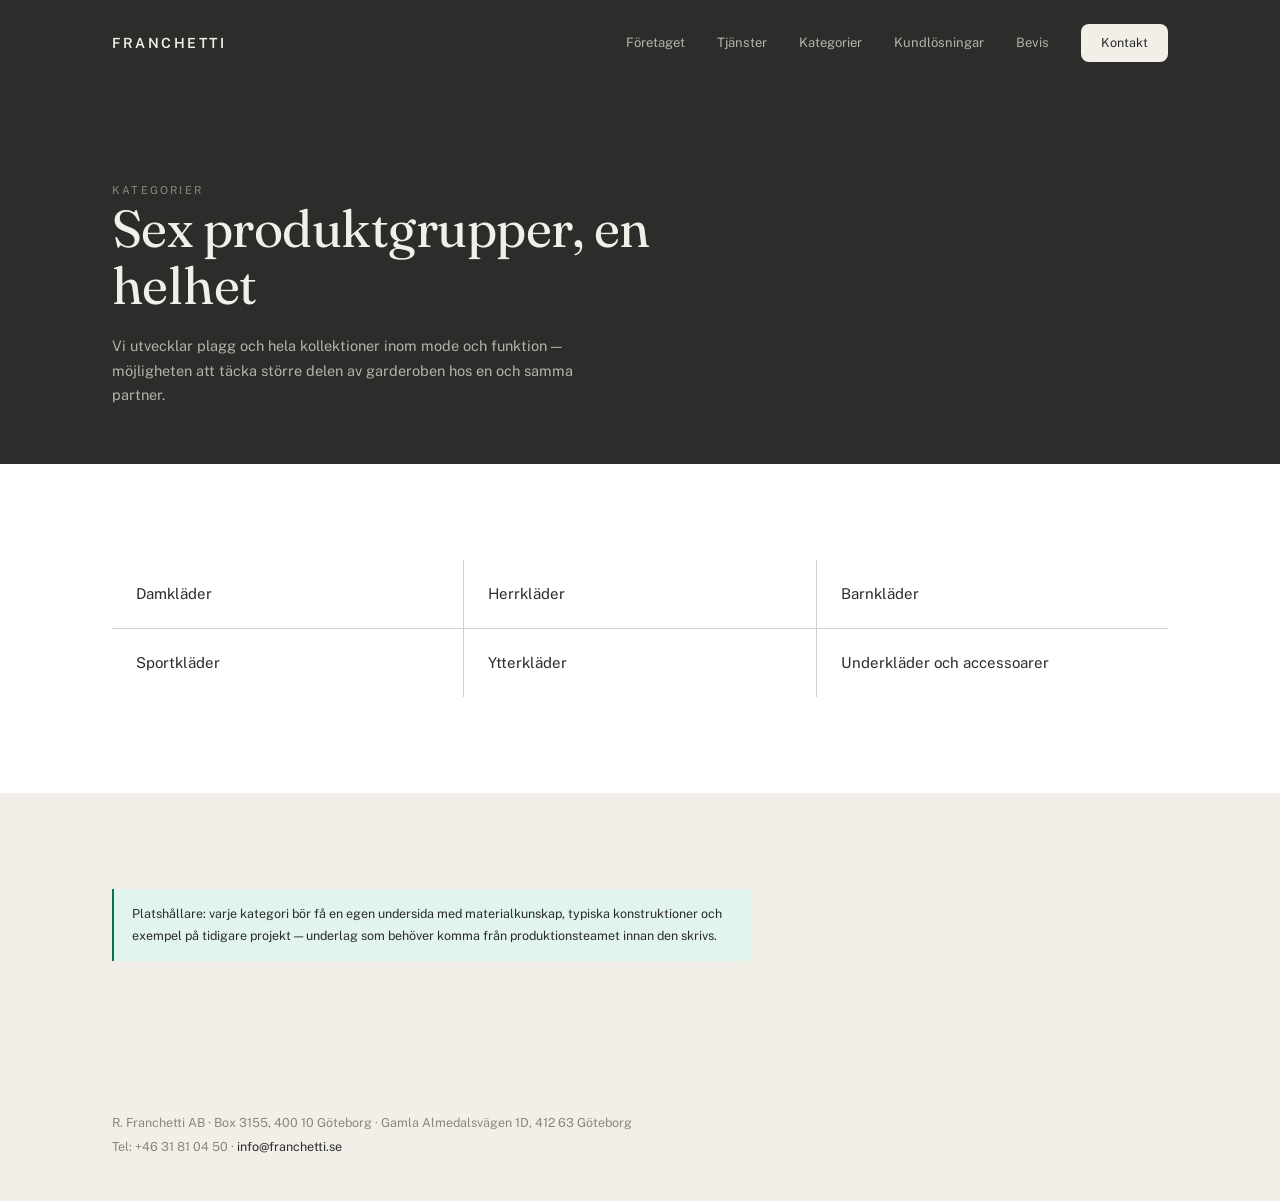
<file: kategorier.html>
<!DOCTYPE html>
<html lang="sv">
<head>
<meta charset="UTF-8">
<script>
(function(){
  var html = document.documentElement;
  html.classList.add('js');
  if (window.matchMedia && matchMedia('(prefers-reduced-motion: reduce)').matches) {
    html.classList.add('reduced-motion');
  }
})();
</script>
<meta name="viewport" content="width=device-width, initial-scale=1.0">
<link rel="icon" type="image/svg+xml" href="data:image/svg+xml,%3Csvg%20xmlns%3D%27http%3A//www.w3.org/2000/svg%27%20viewBox%3D%270%200%2032%2032%27%3E%3Crect%20width%3D%2732%27%20height%3D%2732%27%20rx%3D%277%27%20fill%3D%27%232C2C2A%27/%3E%3Cpath%20d%3D%27M16%207%20L16%2025%27%20stroke%3D%27%23F1EFE8%27%20stroke-width%3D%272%27/%3E%3Cpath%20d%3D%27M16%207%20L12.5%2013%20L19.5%2013%20Z%27%20fill%3D%27%23F1EFE8%27/%3E%3Cpath%20d%3D%27M16%2025%20L12.5%2019%20L19.5%2019%20Z%27%20fill%3D%27%23F1EFE8%27/%3E%3C/svg%3E">
<title>Kategorier — Franchetti</title>
<meta name="description" content="Franchetti utvecklar kollektioner inom damkläder, herrkläder, barnkläder, sportkläder, ytterkläder samt underkläder och accessoarer.">
<link rel="preconnect" href="https://fonts.googleapis.com">
<link rel="preconnect" href="https://fonts.gstatic.com" crossorigin>
<link href="https://fonts.googleapis.com/css2?family=Public+Sans:wght@400;500;600&family=Fraunces:opsz,wght@9..144,300..560&display=swap" rel="stylesheet">
<link rel="stylesheet" href="style.css">
</head>
<body>

<a class="skip-link" href="#main">Hoppa till innehåll</a>

<header class="site-header">
  <div class="wrap header-inner">
    <a href="/" class="wordmark">FRANCHETTI</a>
    <nav aria-label="Huvudmeny">
      <a href="/foretaget.html">Företaget</a>
      <a href="/tjanster.html">Tjänster</a>
      <a href="/kategorier.html">Kategorier</a>
      <a href="/kundlosningar.html">Kundlösningar</a>
      <a href="/bevis.html">Bevis</a>
      <a href="/kontakt.html" class="nav-cta">Kontakt</a>
    </nav>
  </div>
</header>

<main id="main">

  <section class="page-header">
    <div class="wrap">
      <p class="eyebrow">Kategorier</p>
      <h1>Sex produktgrupper, en helhet</h1>
      <p class="lead">Vi utvecklar plagg och hela kollektioner inom mode och funktion — möjligheten att täcka större delen av garderoben hos en och samma partner.</p>
    </div>
  </section>

  <section class="content-section">
    <div class="wrap">
      <ul class="category-list" data-reveal-group>
        <li>Damkläder</li>
        <li>Herrkläder</li>
        <li>Barnkläder</li>
        <li>Sportkläder</li>
        <li>Ytterkläder</li>
        <li>Underkläder och accessoarer</li>
      </ul>
    </div>
  </section>

  <section class="content-section alt">
    <div class="wrap">
      <p class="placeholder-note">Platshållare: varje kategori bör få en egen undersida med materialkunskap, typiska konstruktioner och exempel på tidigare projekt — underlag som behöver komma från produktionsteamet innan den skrivs.</p>
    </div>
  </section>

</main>

<footer class="site-footer">
  <div class="wrap">
    <p>R. Franchetti AB · Box 3155, 400 10 Göteborg · Gamla Almedalsvägen 1D, 412 63 Göteborg</p>
    <p>Tel: +46 31 81 04 50 · <a href="mailto:info@franchetti.se">info@franchetti.se</a></p>
  </div>
</footer>

<script src="vendor/gsap.min.js" defer></script>
<script src="vendor/ScrollTrigger.min.js" defer></script>
<script src="vendor/SplitText.min.js" defer></script>
<script src="vendor/lenis.min.js" defer></script>
<script src="js/site.js" defer></script>
</body>
</html>
</file>
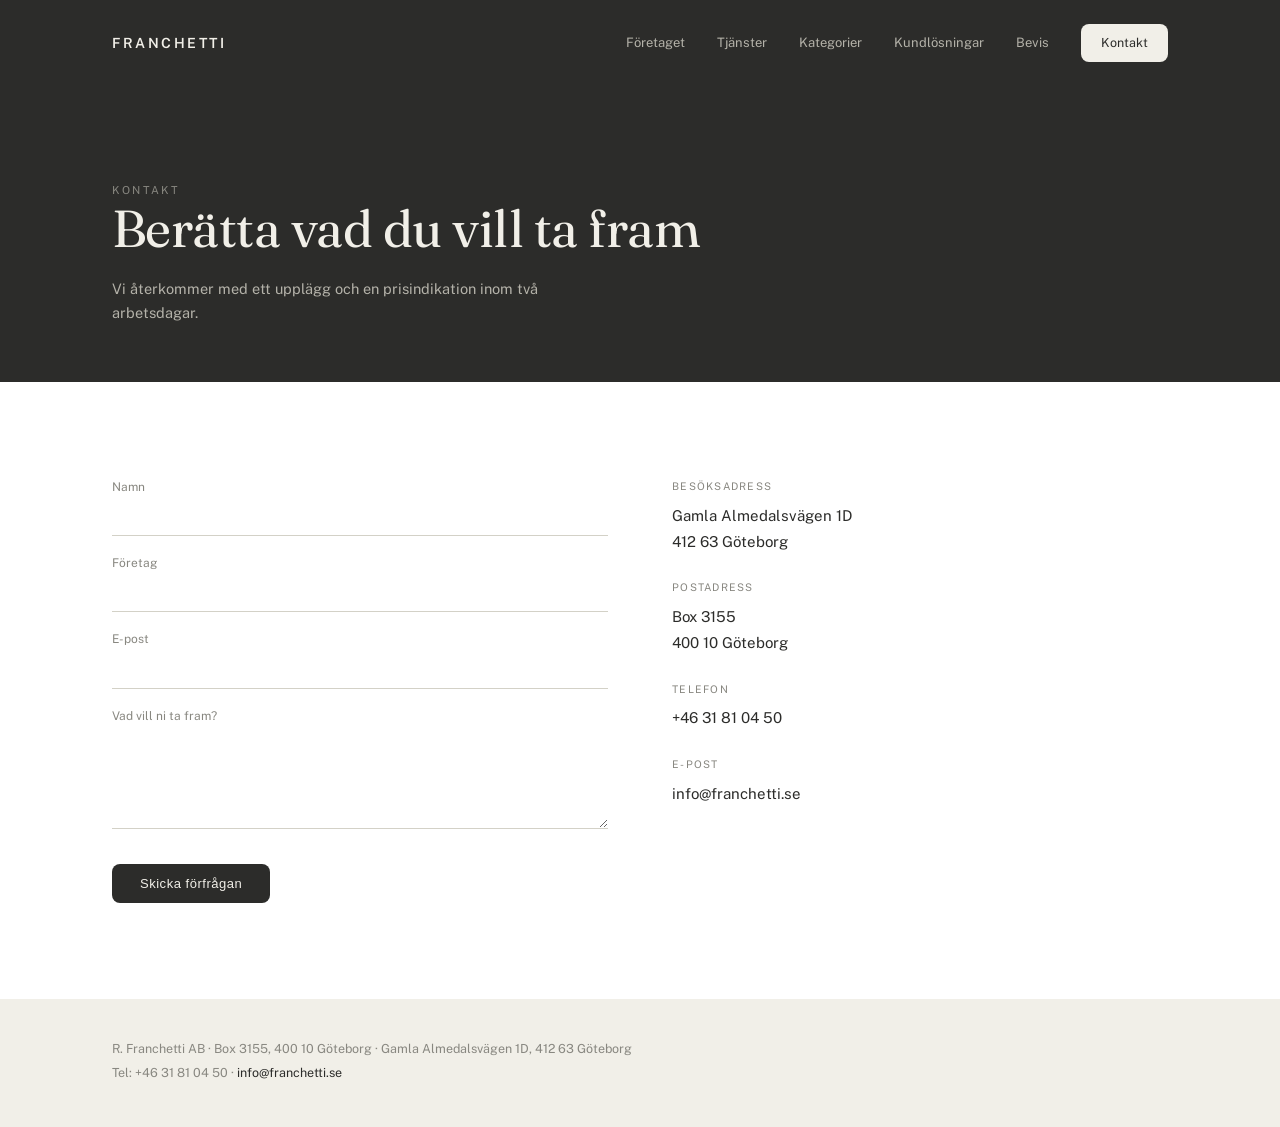
<file: kontakt.html>
<!DOCTYPE html>
<html lang="sv">
<head>
<meta charset="UTF-8">
<script>
(function(){
  var html = document.documentElement;
  html.classList.add('js');
  if (window.matchMedia && matchMedia('(prefers-reduced-motion: reduce)').matches) {
    html.classList.add('reduced-motion');
  }
})();
</script>
<meta name="viewport" content="width=device-width, initial-scale=1.0">
<link rel="icon" type="image/svg+xml" href="data:image/svg+xml,%3Csvg%20xmlns%3D%27http%3A//www.w3.org/2000/svg%27%20viewBox%3D%270%200%2032%2032%27%3E%3Crect%20width%3D%2732%27%20height%3D%2732%27%20rx%3D%277%27%20fill%3D%27%232C2C2A%27/%3E%3Cpath%20d%3D%27M16%207%20L16%2025%27%20stroke%3D%27%23F1EFE8%27%20stroke-width%3D%272%27/%3E%3Cpath%20d%3D%27M16%207%20L12.5%2013%20L19.5%2013%20Z%27%20fill%3D%27%23F1EFE8%27/%3E%3Cpath%20d%3D%27M16%2025%20L12.5%2019%20L19.5%2019%20Z%27%20fill%3D%27%23F1EFE8%27/%3E%3C/svg%3E">
<title>Kontakt — Franchetti</title>
<meta name="description" content="Kontakta Franchetti i Göteborg. Berätta vad ni vill ta fram så återkommer vi med ett upplägg och en prisindikation inom två arbetsdagar.">
<link rel="preconnect" href="https://fonts.googleapis.com">
<link rel="preconnect" href="https://fonts.gstatic.com" crossorigin>
<link href="https://fonts.googleapis.com/css2?family=Public+Sans:wght@400;500;600&family=Fraunces:opsz,wght@9..144,300..560&display=swap" rel="stylesheet">
<link rel="stylesheet" href="style.css">
</head>
<body>

<a class="skip-link" href="#main">Hoppa till innehåll</a>

<header class="site-header">
  <div class="wrap header-inner">
    <a href="/" class="wordmark">FRANCHETTI</a>
    <nav aria-label="Huvudmeny">
      <a href="/foretaget.html">Företaget</a>
      <a href="/tjanster.html">Tjänster</a>
      <a href="/kategorier.html">Kategorier</a>
      <a href="/kundlosningar.html">Kundlösningar</a>
      <a href="/bevis.html">Bevis</a>
      <a href="/kontakt.html" class="nav-cta">Kontakt</a>
    </nav>
  </div>
</header>

<main id="main">

  <section class="page-header">
    <div class="wrap">
      <p class="eyebrow">Kontakt</p>
      <h1>Berätta vad du vill ta fram</h1>
      <p class="lead">Vi återkommer med ett upplägg och en prisindikation inom två arbetsdagar.</p>
    </div>
  </section>

  <section class="content-section">
    <div class="wrap contact-grid" data-reveal-group>

      <form class="contact-form" name="kontakt" method="POST" data-netlify="true">
        <input type="hidden" name="form-name" value="kontakt">

        <label for="namn">Namn</label>
        <input type="text" id="namn" name="namn" required>

        <label for="foretag">Företag</label>
        <input type="text" id="foretag" name="foretag" required>

        <label for="epost">E-post</label>
        <input type="email" id="epost" name="epost" required>

        <label for="meddelande">Vad vill ni ta fram?</label>
        <textarea id="meddelande" name="meddelande" rows="5" required></textarea>

        <button type="submit">Skicka förfrågan</button>
      </form>

      <div class="contact-details">
        <div class="label">Besöksadress</div>
        <p>Gamla Almedalsvägen 1D<br>412 63 Göteborg</p>

        <div class="label">Postadress</div>
        <p>Box 3155<br>400 10 Göteborg</p>

        <div class="label">Telefon</div>
        <p>+46 31 81 04 50</p>

        <div class="label">E-post</div>
        <p><a href="mailto:info@franchetti.se">info@franchetti.se</a></p>
      </div>

    </div>
  </section>

</main>

<footer class="site-footer">
  <div class="wrap">
    <p>R. Franchetti AB · Box 3155, 400 10 Göteborg · Gamla Almedalsvägen 1D, 412 63 Göteborg</p>
    <p>Tel: +46 31 81 04 50 · <a href="mailto:info@franchetti.se">info@franchetti.se</a></p>
  </div>
</footer>

<script src="vendor/gsap.min.js" defer></script>
<script src="vendor/ScrollTrigger.min.js" defer></script>
<script src="vendor/SplitText.min.js" defer></script>
<script src="vendor/lenis.min.js" defer></script>
<script src="js/site.js" defer></script>
</body>
</html>
</file>
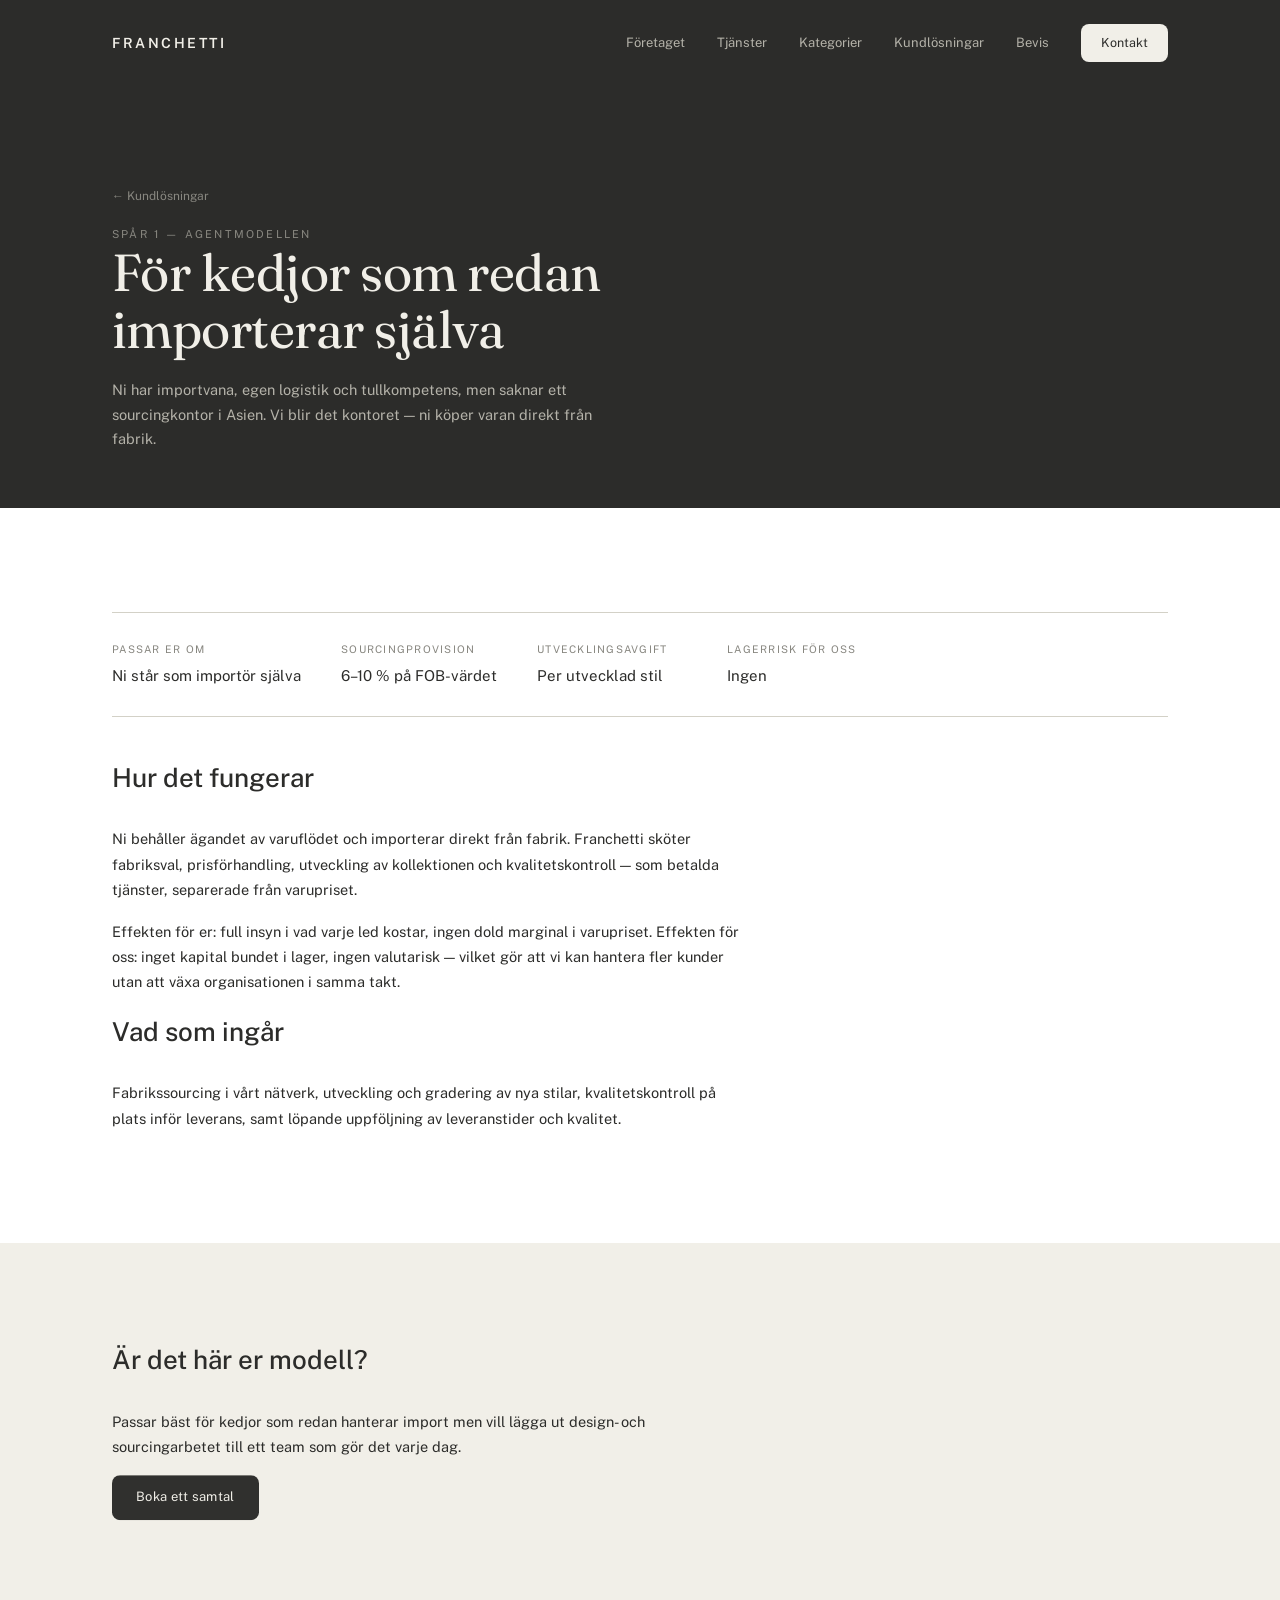
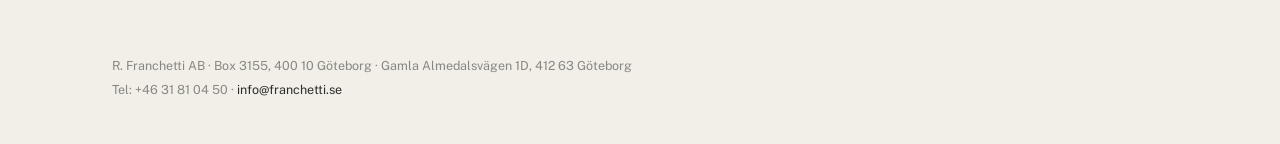
<file: kundlosningar-kedjor.html>
<!DOCTYPE html>
<html lang="sv">
<head>
<meta charset="UTF-8">
<script>
(function(){
  var html = document.documentElement;
  html.classList.add('js');
  if (window.matchMedia && matchMedia('(prefers-reduced-motion: reduce)').matches) {
    html.classList.add('reduced-motion');
  }
})();
</script>
<meta name="viewport" content="width=device-width, initial-scale=1.0">
<link rel="icon" type="image/svg+xml" href="data:image/svg+xml,%3Csvg%20xmlns%3D%27http%3A//www.w3.org/2000/svg%27%20viewBox%3D%270%200%2032%2032%27%3E%3Crect%20width%3D%2732%27%20height%3D%2732%27%20rx%3D%277%27%20fill%3D%27%232C2C2A%27/%3E%3Cpath%20d%3D%27M16%207%20L16%2025%27%20stroke%3D%27%23F1EFE8%27%20stroke-width%3D%272%27/%3E%3Cpath%20d%3D%27M16%207%20L12.5%2013%20L19.5%2013%20Z%27%20fill%3D%27%23F1EFE8%27/%3E%3Cpath%20d%3D%27M16%2025%20L12.5%2019%20L19.5%2019%20Z%27%20fill%3D%27%23F1EFE8%27/%3E%3C/svg%3E">
<title>Agentmodellen — för kedjor med egen import — Franchetti</title>
<meta name="description" content="Franchettis agentmodell för kedjor med egen importkapacitet: sourcingprovision 6–10 procent, utvecklingsavgift per stil, noll lagerrisk och noll valutarisk för er som kund.">
<link rel="preconnect" href="https://fonts.googleapis.com">
<link rel="preconnect" href="https://fonts.gstatic.com" crossorigin>
<link href="https://fonts.googleapis.com/css2?family=Public+Sans:wght@400;500;600&family=Fraunces:opsz,wght@9..144,300..560&display=swap" rel="stylesheet">
<link rel="stylesheet" href="style.css">
</head>
<body>

<a class="skip-link" href="#main">Hoppa till innehåll</a>

<header class="site-header">
  <div class="wrap header-inner">
    <a href="/" class="wordmark">FRANCHETTI</a>
    <nav aria-label="Huvudmeny">
      <a href="/foretaget.html">Företaget</a>
      <a href="/tjanster.html">Tjänster</a>
      <a href="/kategorier.html">Kategorier</a>
      <a href="/kundlosningar.html">Kundlösningar</a>
      <a href="/bevis.html">Bevis</a>
      <a href="/kontakt.html" class="nav-cta">Kontakt</a>
    </nav>
  </div>
</header>

<main id="main">

  <section class="page-header">
    <div class="wrap">
      <a href="/kundlosningar.html" class="breadcrumb">← Kundlösningar</a><br>
      <p class="eyebrow">Spår 1 — Agentmodellen</p>
      <h1>För kedjor som redan importerar själva</h1>
      <p class="lead">Ni har importvana, egen logistik och tullkompetens, men saknar ett sourcingkontor i Asien. Vi blir det kontoret — ni köper varan direkt från fabrik.</p>
    </div>
  </section>

  <section class="content-section">
    <div class="wrap">

      <div class="track-meta" data-reveal-group>
        <div><div class="label">Passar er om</div><div class="value">Ni står som importör själva</div></div>
        <div><div class="label">Sourcingprovision</div><div class="value">6–10 % på FOB-värdet</div></div>
        <div><div class="label">Utvecklingsavgift</div><div class="value">Per utvecklad stil</div></div>
        <div><div class="label">Lagerrisk för oss</div><div class="value">Ingen</div></div>
      </div>

      <h2 data-reveal>Hur det fungerar</h2>
      <p data-reveal>Ni behåller ägandet av varuflödet och importerar direkt från fabrik. Franchetti sköter fabriksval, prisförhandling, utveckling av kollektionen och kvalitetskontroll — som betalda tjänster, separerade från varupriset.</p>
      <p data-reveal>Effekten för er: full insyn i vad varje led kostar, ingen dold marginal i varupriset. Effekten för oss: inget kapital bundet i lager, ingen valutarisk — vilket gör att vi kan hantera fler kunder utan att växa organisationen i samma takt.</p>

      <h2 data-reveal>Vad som ingår</h2>
      <p data-reveal>Fabrikssourcing i vårt nätverk, utveckling och gradering av nya stilar, kvalitetskontroll på plats inför leverans, samt löpande uppföljning av leveranstider och kvalitet.</p>

    </div>
  </section>

  <section class="content-section alt">
    <div class="wrap" data-reveal-group>
      <h2>Är det här er modell?</h2>
      <p>Passar bäst för kedjor som redan hanterar import men vill lägga ut design- och sourcingarbetet till ett team som gör det varje dag.</p>
      <a href="/kontakt.html" class="link-cta">Boka ett samtal</a>
    </div>
  </section>

</main>

<footer class="site-footer">
  <div class="wrap">
    <p>R. Franchetti AB · Box 3155, 400 10 Göteborg · Gamla Almedalsvägen 1D, 412 63 Göteborg</p>
    <p>Tel: +46 31 81 04 50 · <a href="mailto:info@franchetti.se">info@franchetti.se</a></p>
  </div>
</footer>

<script src="vendor/gsap.min.js" defer></script>
<script src="vendor/ScrollTrigger.min.js" defer></script>
<script src="vendor/SplitText.min.js" defer></script>
<script src="vendor/lenis.min.js" defer></script>
<script src="js/site.js" defer></script>
</body>
</html>
</file>
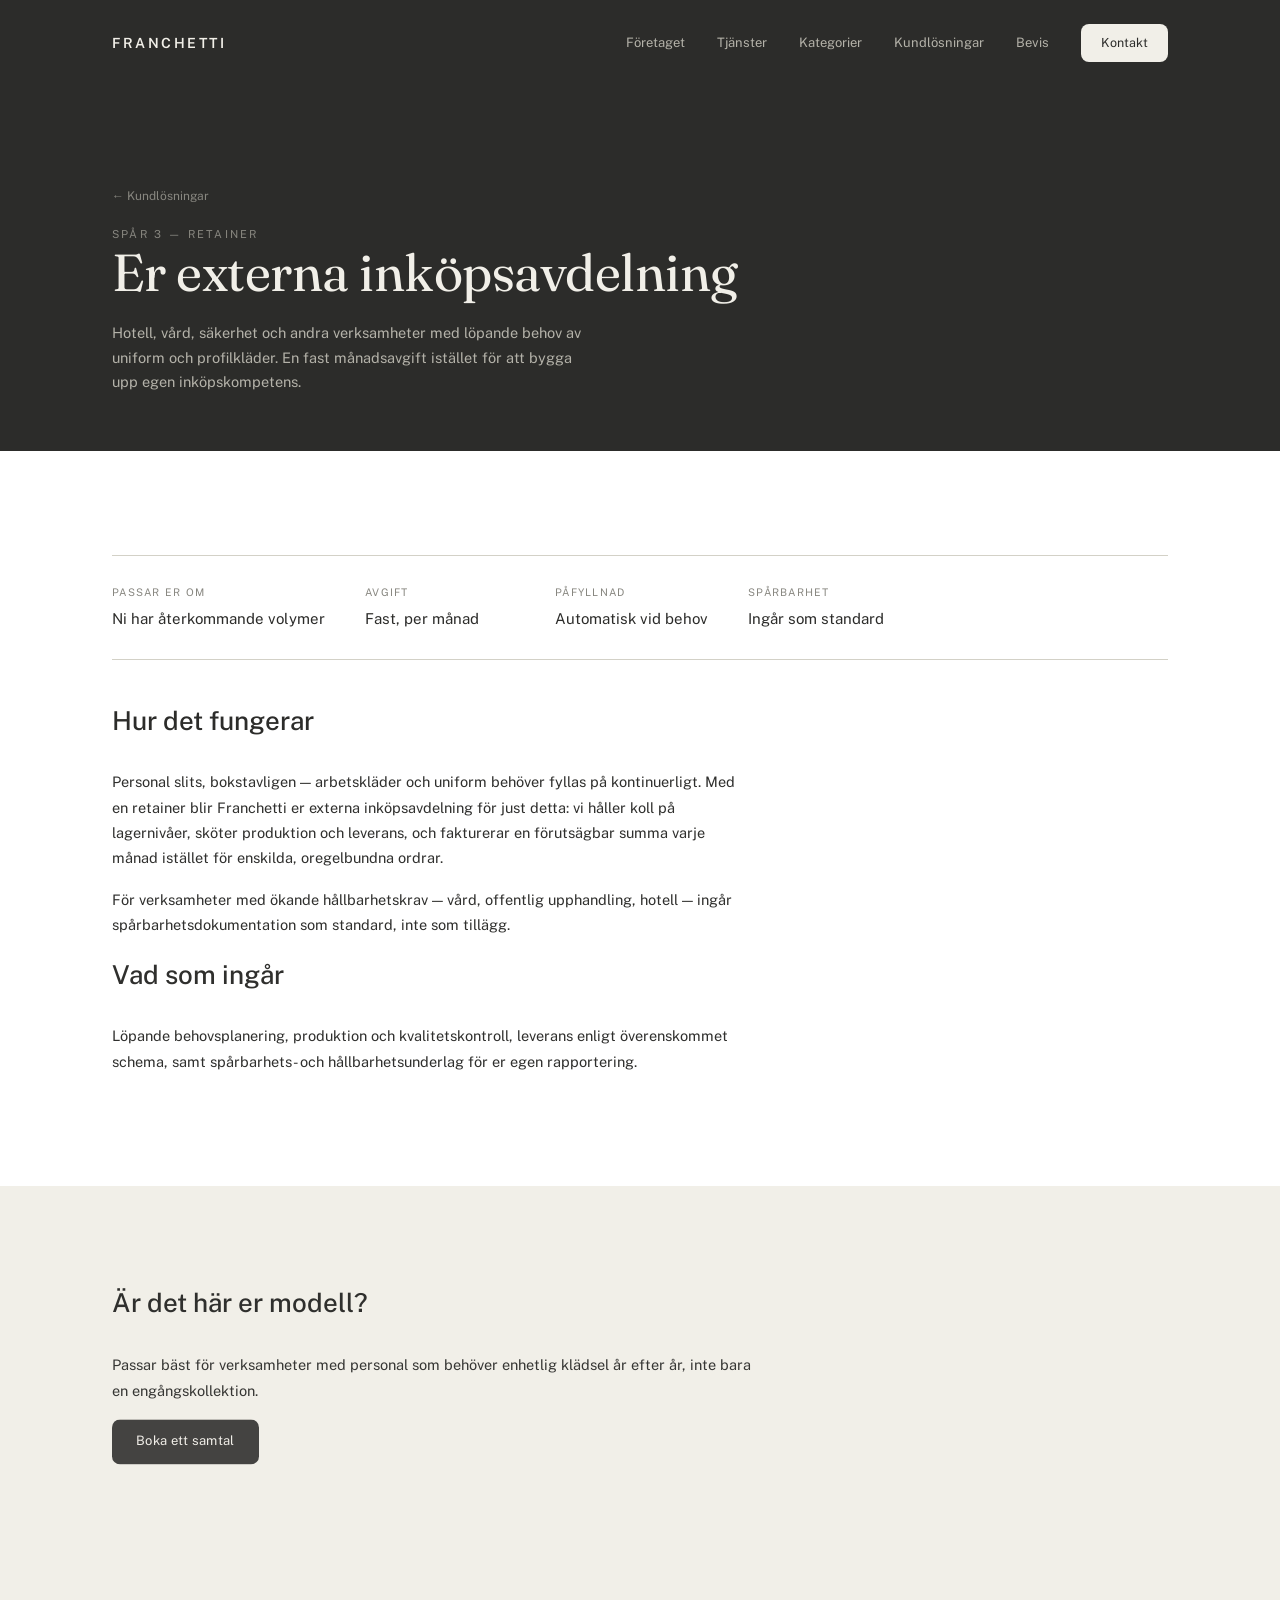
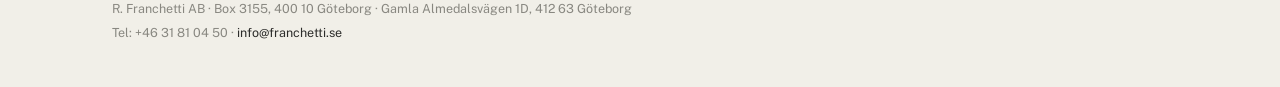
<file: kundlosningar-uniform.html>
<!DOCTYPE html>
<html lang="sv">
<head>
<meta charset="UTF-8">
<script>
(function(){
  var html = document.documentElement;
  html.classList.add('js');
  if (window.matchMedia && matchMedia('(prefers-reduced-motion: reduce)').matches) {
    html.classList.add('reduced-motion');
  }
})();
</script>
<meta name="viewport" content="width=device-width, initial-scale=1.0">
<link rel="icon" type="image/svg+xml" href="data:image/svg+xml,%3Csvg%20xmlns%3D%27http%3A//www.w3.org/2000/svg%27%20viewBox%3D%270%200%2032%2032%27%3E%3Crect%20width%3D%2732%27%20height%3D%2732%27%20rx%3D%277%27%20fill%3D%27%232C2C2A%27/%3E%3Cpath%20d%3D%27M16%207%20L16%2025%27%20stroke%3D%27%23F1EFE8%27%20stroke-width%3D%272%27/%3E%3Cpath%20d%3D%27M16%207%20L12.5%2013%20L19.5%2013%20Z%27%20fill%3D%27%23F1EFE8%27/%3E%3Cpath%20d%3D%27M16%2025%20L12.5%2019%20L19.5%2019%20Z%27%20fill%3D%27%23F1EFE8%27/%3E%3C/svg%3E">
<title>Retainer — extern inköpsavdelning — Franchetti</title>
<meta name="description" content="Franchettis retainer-modell för uniform, profilkläder och andra återkommande inköp: fast månadsavgift, extern inköpsavdelning, och automatisk påfyllnad av basplagg.">
<link rel="preconnect" href="https://fonts.googleapis.com">
<link rel="preconnect" href="https://fonts.gstatic.com" crossorigin>
<link href="https://fonts.googleapis.com/css2?family=Public+Sans:wght@400;500;600&family=Fraunces:opsz,wght@9..144,300..560&display=swap" rel="stylesheet">
<link rel="stylesheet" href="style.css">
</head>
<body>

<a class="skip-link" href="#main">Hoppa till innehåll</a>

<header class="site-header">
  <div class="wrap header-inner">
    <a href="/" class="wordmark">FRANCHETTI</a>
    <nav aria-label="Huvudmeny">
      <a href="/foretaget.html">Företaget</a>
      <a href="/tjanster.html">Tjänster</a>
      <a href="/kategorier.html">Kategorier</a>
      <a href="/kundlosningar.html">Kundlösningar</a>
      <a href="/bevis.html">Bevis</a>
      <a href="/kontakt.html" class="nav-cta">Kontakt</a>
    </nav>
  </div>
</header>

<main id="main">

  <section class="page-header">
    <div class="wrap">
      <a href="/kundlosningar.html" class="breadcrumb">← Kundlösningar</a><br>
      <p class="eyebrow">Spår 3 — Retainer</p>
      <h1>Er externa inköpsavdelning</h1>
      <p class="lead">Hotell, vård, säkerhet och andra verksamheter med löpande behov av uniform och profilkläder. En fast månadsavgift istället för att bygga upp egen inköpskompetens.</p>
    </div>
  </section>

  <section class="content-section">
    <div class="wrap">

      <div class="track-meta" data-reveal-group>
        <div><div class="label">Passar er om</div><div class="value">Ni har återkommande volymer</div></div>
        <div><div class="label">Avgift</div><div class="value">Fast, per månad</div></div>
        <div><div class="label">Påfyllnad</div><div class="value">Automatisk vid behov</div></div>
        <div><div class="label">Spårbarhet</div><div class="value">Ingår som standard</div></div>
      </div>

      <h2 data-reveal>Hur det fungerar</h2>
      <p data-reveal>Personal slits, bokstavligen — arbetskläder och uniform behöver fyllas på kontinuerligt. Med en retainer blir Franchetti er externa inköpsavdelning för just detta: vi håller koll på lagernivåer, sköter produktion och leverans, och fakturerar en förutsägbar summa varje månad istället för enskilda, oregelbundna ordrar.</p>
      <p data-reveal>För verksamheter med ökande hållbarhetskrav — vård, offentlig upphandling, hotell — ingår spårbarhetsdokumentation som standard, inte som tillägg.</p>

      <h2 data-reveal>Vad som ingår</h2>
      <p data-reveal>Löpande behovsplanering, produktion och kvalitetskontroll, leverans enligt överenskommet schema, samt spårbarhets- och hållbarhetsunderlag för er egen rapportering.</p>

    </div>
  </section>

  <section class="content-section alt">
    <div class="wrap" data-reveal-group>
      <h2>Är det här er modell?</h2>
      <p>Passar bäst för verksamheter med personal som behöver enhetlig klädsel år efter år, inte bara en engångskollektion.</p>
      <a href="/kontakt.html" class="link-cta">Boka ett samtal</a>
    </div>
  </section>

</main>

<footer class="site-footer">
  <div class="wrap">
    <p>R. Franchetti AB · Box 3155, 400 10 Göteborg · Gamla Almedalsvägen 1D, 412 63 Göteborg</p>
    <p>Tel: +46 31 81 04 50 · <a href="mailto:info@franchetti.se">info@franchetti.se</a></p>
  </div>
</footer>

<script src="vendor/gsap.min.js" defer></script>
<script src="vendor/ScrollTrigger.min.js" defer></script>
<script src="vendor/SplitText.min.js" defer></script>
<script src="vendor/lenis.min.js" defer></script>
<script src="js/site.js" defer></script>
</body>
</html>
</file>
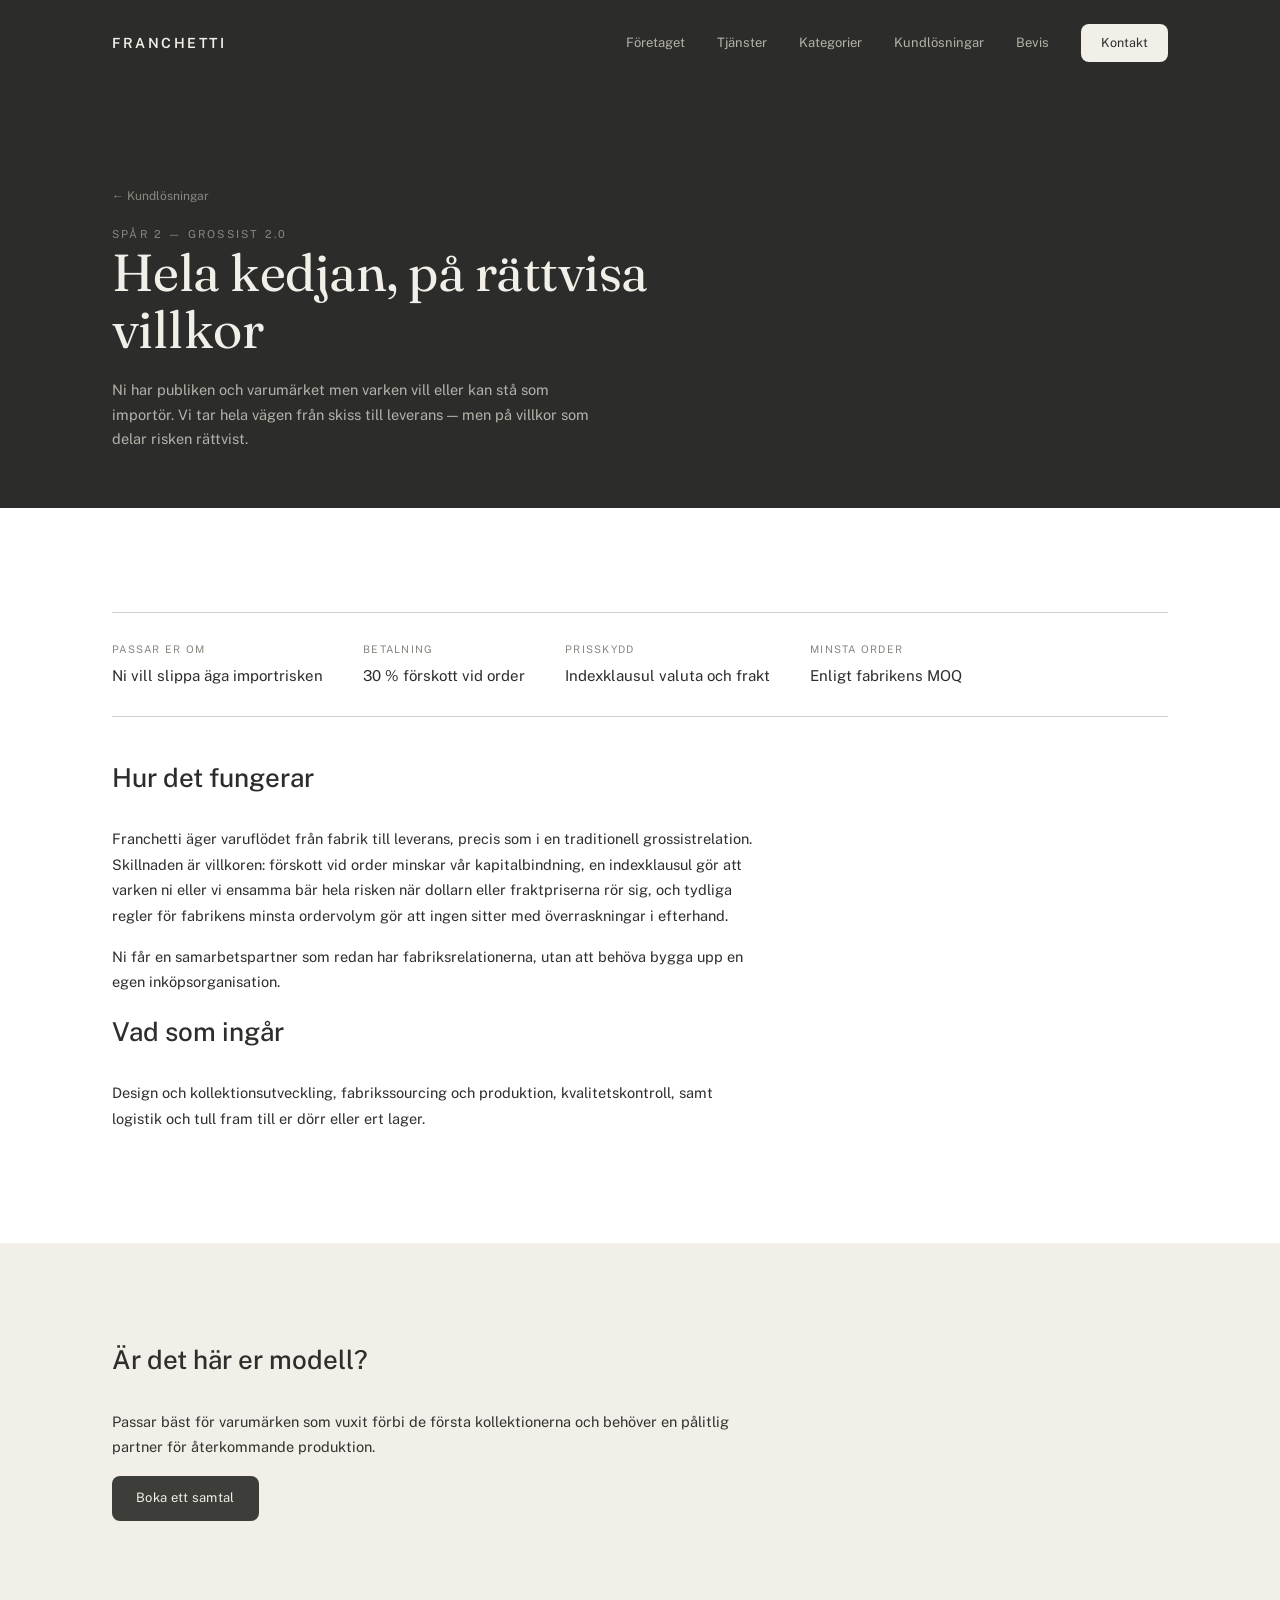
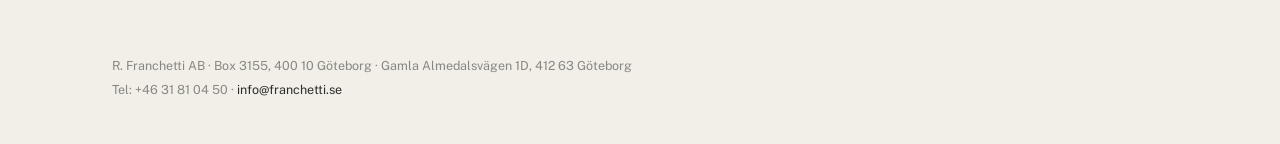
<file: kundlosningar-varumarken.html>
<!DOCTYPE html>
<html lang="sv">
<head>
<meta charset="UTF-8">
<script>
(function(){
  var html = document.documentElement;
  html.classList.add('js');
  if (window.matchMedia && matchMedia('(prefers-reduced-motion: reduce)').matches) {
    html.classList.add('reduced-motion');
  }
})();
</script>
<meta name="viewport" content="width=device-width, initial-scale=1.0">
<link rel="icon" type="image/svg+xml" href="data:image/svg+xml,%3Csvg%20xmlns%3D%27http%3A//www.w3.org/2000/svg%27%20viewBox%3D%270%200%2032%2032%27%3E%3Crect%20width%3D%2732%27%20height%3D%2732%27%20rx%3D%277%27%20fill%3D%27%232C2C2A%27/%3E%3Cpath%20d%3D%27M16%207%20L16%2025%27%20stroke%3D%27%23F1EFE8%27%20stroke-width%3D%272%27/%3E%3Cpath%20d%3D%27M16%207%20L12.5%2013%20L19.5%2013%20Z%27%20fill%3D%27%23F1EFE8%27/%3E%3Cpath%20d%3D%27M16%2025%20L12.5%2019%20L19.5%2019%20Z%27%20fill%3D%27%23F1EFE8%27/%3E%3C/svg%3E">
<title>Grossist 2.0 — för växande varumärken — Franchetti</title>
<meta name="description" content="Franchettis grossist 2.0-modell för växande varumärken som inte importerar själva: förskottsbetalning, indexklausuler mot valuta och frakt, och tydligt ansvar för minsta ordervolym.">
<link rel="preconnect" href="https://fonts.googleapis.com">
<link rel="preconnect" href="https://fonts.gstatic.com" crossorigin>
<link href="https://fonts.googleapis.com/css2?family=Public+Sans:wght@400;500;600&family=Fraunces:opsz,wght@9..144,300..560&display=swap" rel="stylesheet">
<link rel="stylesheet" href="style.css">
</head>
<body>

<a class="skip-link" href="#main">Hoppa till innehåll</a>

<header class="site-header">
  <div class="wrap header-inner">
    <a href="/" class="wordmark">FRANCHETTI</a>
    <nav aria-label="Huvudmeny">
      <a href="/foretaget.html">Företaget</a>
      <a href="/tjanster.html">Tjänster</a>
      <a href="/kategorier.html">Kategorier</a>
      <a href="/kundlosningar.html">Kundlösningar</a>
      <a href="/bevis.html">Bevis</a>
      <a href="/kontakt.html" class="nav-cta">Kontakt</a>
    </nav>
  </div>
</header>

<main id="main">

  <section class="page-header">
    <div class="wrap">
      <a href="/kundlosningar.html" class="breadcrumb">← Kundlösningar</a><br>
      <p class="eyebrow">Spår 2 — Grossist 2.0</p>
      <h1>Hela kedjan, på rättvisa villkor</h1>
      <p class="lead">Ni har publiken och varumärket men varken vill eller kan stå som importör. Vi tar hela vägen från skiss till leverans — men på villkor som delar risken rättvist.</p>
    </div>
  </section>

  <section class="content-section">
    <div class="wrap">

      <div class="track-meta" data-reveal-group>
        <div><div class="label">Passar er om</div><div class="value">Ni vill slippa äga importrisken</div></div>
        <div><div class="label">Betalning</div><div class="value">30 % förskott vid order</div></div>
        <div><div class="label">Prisskydd</div><div class="value">Indexklausul valuta och frakt</div></div>
        <div><div class="label">Minsta order</div><div class="value">Enligt fabrikens MOQ</div></div>
      </div>

      <h2 data-reveal>Hur det fungerar</h2>
      <p data-reveal>Franchetti äger varuflödet från fabrik till leverans, precis som i en traditionell grossistrelation. Skillnaden är villkoren: förskott vid order minskar vår kapitalbindning, en indexklausul gör att varken ni eller vi ensamma bär hela risken när dollarn eller fraktpriserna rör sig, och tydliga regler för fabrikens minsta ordervolym gör att ingen sitter med överraskningar i efterhand.</p>
      <p data-reveal>Ni får en samarbetspartner som redan har fabriksrelationerna, utan att behöva bygga upp en egen inköpsorganisation.</p>

      <h2 data-reveal>Vad som ingår</h2>
      <p data-reveal>Design och kollektionsutveckling, fabrikssourcing och produktion, kvalitetskontroll, samt logistik och tull fram till er dörr eller ert lager.</p>

    </div>
  </section>

  <section class="content-section alt">
    <div class="wrap" data-reveal-group>
      <h2>Är det här er modell?</h2>
      <p>Passar bäst för varumärken som vuxit förbi de första kollektionerna och behöver en pålitlig partner för återkommande produktion.</p>
      <a href="/kontakt.html" class="link-cta">Boka ett samtal</a>
    </div>
  </section>

</main>

<footer class="site-footer">
  <div class="wrap">
    <p>R. Franchetti AB · Box 3155, 400 10 Göteborg · Gamla Almedalsvägen 1D, 412 63 Göteborg</p>
    <p>Tel: +46 31 81 04 50 · <a href="mailto:info@franchetti.se">info@franchetti.se</a></p>
  </div>
</footer>

<script src="vendor/gsap.min.js" defer></script>
<script src="vendor/ScrollTrigger.min.js" defer></script>
<script src="vendor/SplitText.min.js" defer></script>
<script src="vendor/lenis.min.js" defer></script>
<script src="js/site.js" defer></script>
</body>
</html>
</file>
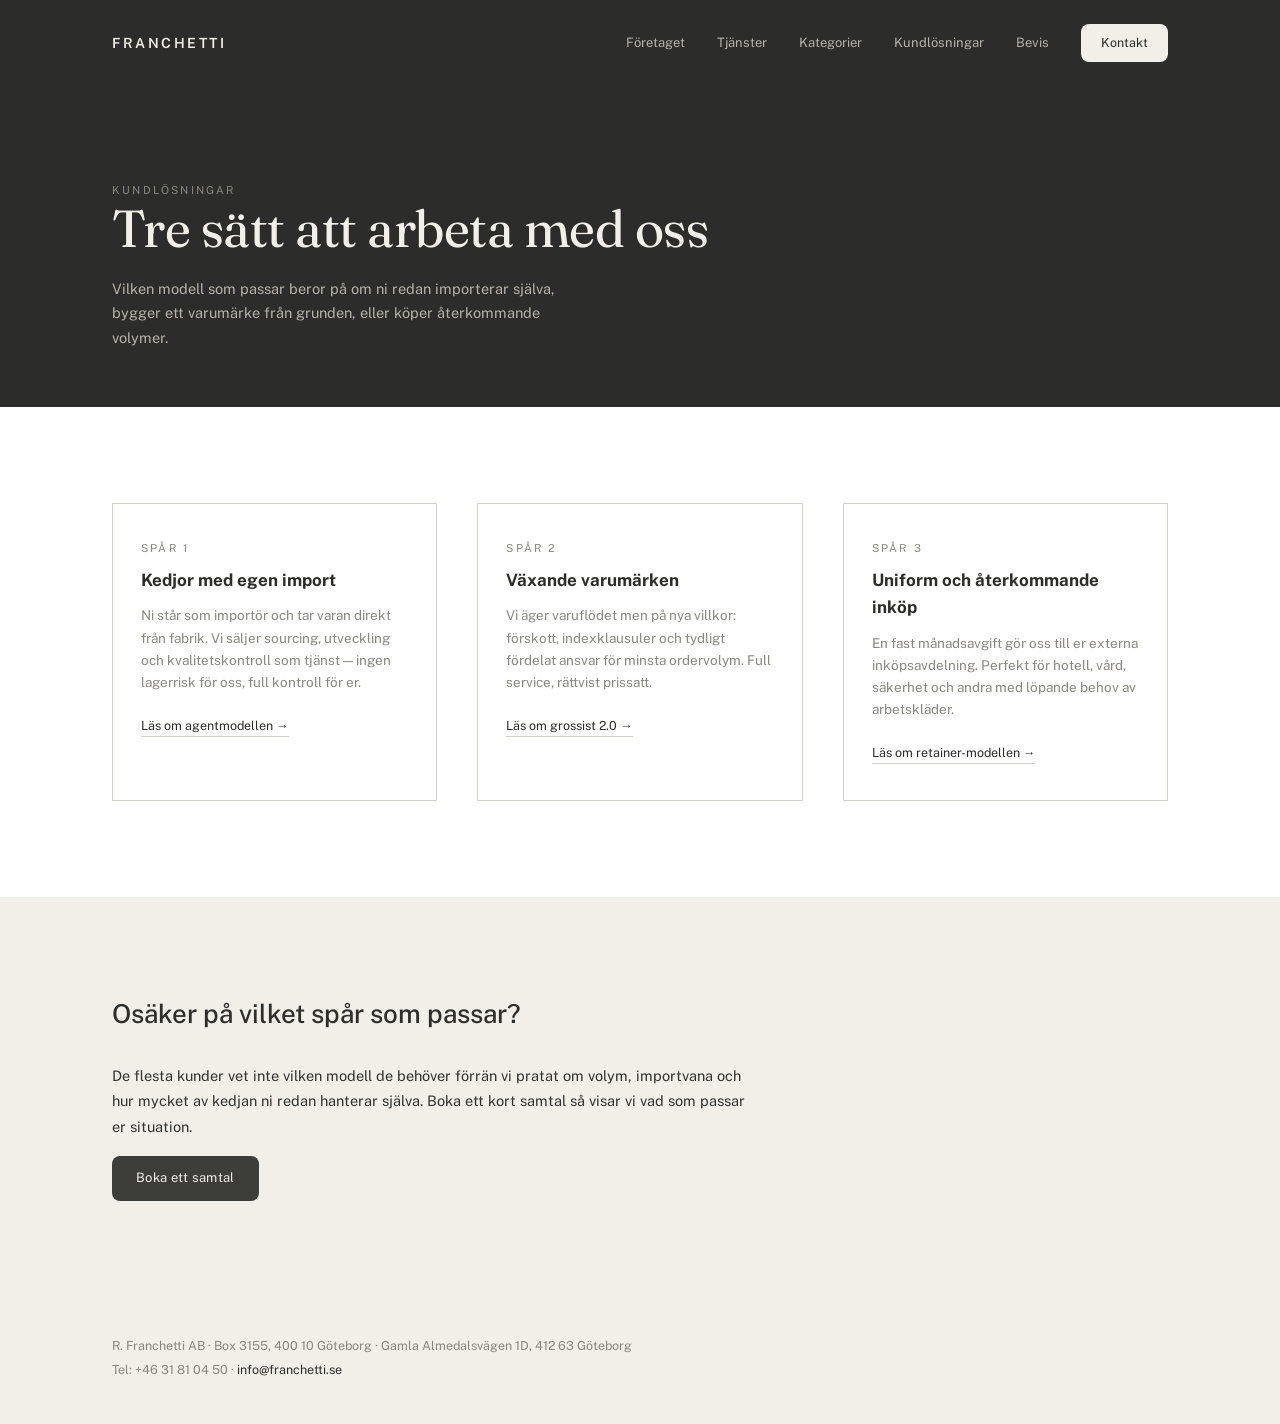
<file: kundlosningar.html>
<!DOCTYPE html>
<html lang="sv">
<head>
<meta charset="UTF-8">
<script>
(function(){
  var html = document.documentElement;
  html.classList.add('js');
  if (window.matchMedia && matchMedia('(prefers-reduced-motion: reduce)').matches) {
    html.classList.add('reduced-motion');
  }
})();
</script>
<meta name="viewport" content="width=device-width, initial-scale=1.0">
<link rel="icon" type="image/svg+xml" href="data:image/svg+xml,%3Csvg%20xmlns%3D%27http%3A//www.w3.org/2000/svg%27%20viewBox%3D%270%200%2032%2032%27%3E%3Crect%20width%3D%2732%27%20height%3D%2732%27%20rx%3D%277%27%20fill%3D%27%232C2C2A%27/%3E%3Cpath%20d%3D%27M16%207%20L16%2025%27%20stroke%3D%27%23F1EFE8%27%20stroke-width%3D%272%27/%3E%3Cpath%20d%3D%27M16%207%20L12.5%2013%20L19.5%2013%20Z%27%20fill%3D%27%23F1EFE8%27/%3E%3Cpath%20d%3D%27M16%2025%20L12.5%2019%20L19.5%2019%20Z%27%20fill%3D%27%23F1EFE8%27/%3E%3C/svg%3E">
<title>Kundlösningar — Franchetti</title>
<meta name="description" content="Tre sätt att arbeta med Franchetti: agentmodell för kedjor med egen import, grossist 2.0 för växande varumärken, och retainer för uniform- och inköpskunder med återkommande volymer.">
<link rel="preconnect" href="https://fonts.googleapis.com">
<link rel="preconnect" href="https://fonts.gstatic.com" crossorigin>
<link href="https://fonts.googleapis.com/css2?family=Public+Sans:wght@400;500;600&family=Fraunces:opsz,wght@9..144,300..560&display=swap" rel="stylesheet">
<link rel="stylesheet" href="style.css">
</head>
<body>

<a class="skip-link" href="#main">Hoppa till innehåll</a>

<header class="site-header">
  <div class="wrap header-inner">
    <a href="/" class="wordmark">FRANCHETTI</a>
    <nav aria-label="Huvudmeny">
      <a href="/foretaget.html">Företaget</a>
      <a href="/tjanster.html">Tjänster</a>
      <a href="/kategorier.html">Kategorier</a>
      <a href="/kundlosningar.html">Kundlösningar</a>
      <a href="/bevis.html">Bevis</a>
      <a href="/kontakt.html" class="nav-cta">Kontakt</a>
    </nav>
  </div>
</header>

<main id="main">

  <section class="page-header">
    <div class="wrap">
      <p class="eyebrow">Kundlösningar</p>
      <h1>Tre sätt att arbeta med oss</h1>
      <p class="lead">Vilken modell som passar beror på om ni redan importerar själva, bygger ett varumärke från grunden, eller köper återkommande volymer.</p>
    </div>
  </section>

  <section class="content-section">
    <div class="wrap">
      <div class="track-grid" data-reveal-group>

        <div class="track-card">
          <span class="eyebrow">Spår 1</span>
          <h3>Kedjor med egen import</h3>
          <p>Ni står som importör och tar varan direkt från fabrik. Vi säljer sourcing, utveckling och kvalitetskontroll som tjänst — ingen lagerrisk för oss, full kontroll för er.</p>
          <a href="/kundlosningar-kedjor.html" class="more">Läs om agentmodellen →</a>
        </div>

        <div class="track-card">
          <span class="eyebrow">Spår 2</span>
          <h3>Växande varumärken</h3>
          <p>Vi äger varuflödet men på nya villkor: förskott, indexklausuler och tydligt fördelat ansvar för minsta ordervolym. Full service, rättvist prissatt.</p>
          <a href="/kundlosningar-varumarken.html" class="more">Läs om grossist 2.0 →</a>
        </div>

        <div class="track-card">
          <span class="eyebrow">Spår 3</span>
          <h3>Uniform och återkommande inköp</h3>
          <p>En fast månadsavgift gör oss till er externa inköpsavdelning. Perfekt för hotell, vård, säkerhet och andra med löpande behov av arbetskläder.</p>
          <a href="/kundlosningar-uniform.html" class="more">Läs om retainer-modellen →</a>
        </div>

      </div>
    </div>
  </section>

  <section class="content-section alt">
    <div class="wrap" data-reveal-group>
      <h2>Osäker på vilket spår som passar?</h2>
      <p>De flesta kunder vet inte vilken modell de behöver förrän vi pratat om volym, importvana och hur mycket av kedjan ni redan hanterar själva. Boka ett kort samtal så visar vi vad som passar er situation.</p>
      <a href="/kontakt.html" class="link-cta">Boka ett samtal</a>
    </div>
  </section>

</main>

<footer class="site-footer">
  <div class="wrap">
    <p>R. Franchetti AB · Box 3155, 400 10 Göteborg · Gamla Almedalsvägen 1D, 412 63 Göteborg</p>
    <p>Tel: +46 31 81 04 50 · <a href="mailto:info@franchetti.se">info@franchetti.se</a></p>
  </div>
</footer>

<script src="vendor/gsap.min.js" defer></script>
<script src="vendor/ScrollTrigger.min.js" defer></script>
<script src="vendor/SplitText.min.js" defer></script>
<script src="vendor/lenis.min.js" defer></script>
<script src="js/site.js" defer></script>
</body>
</html>
</file>
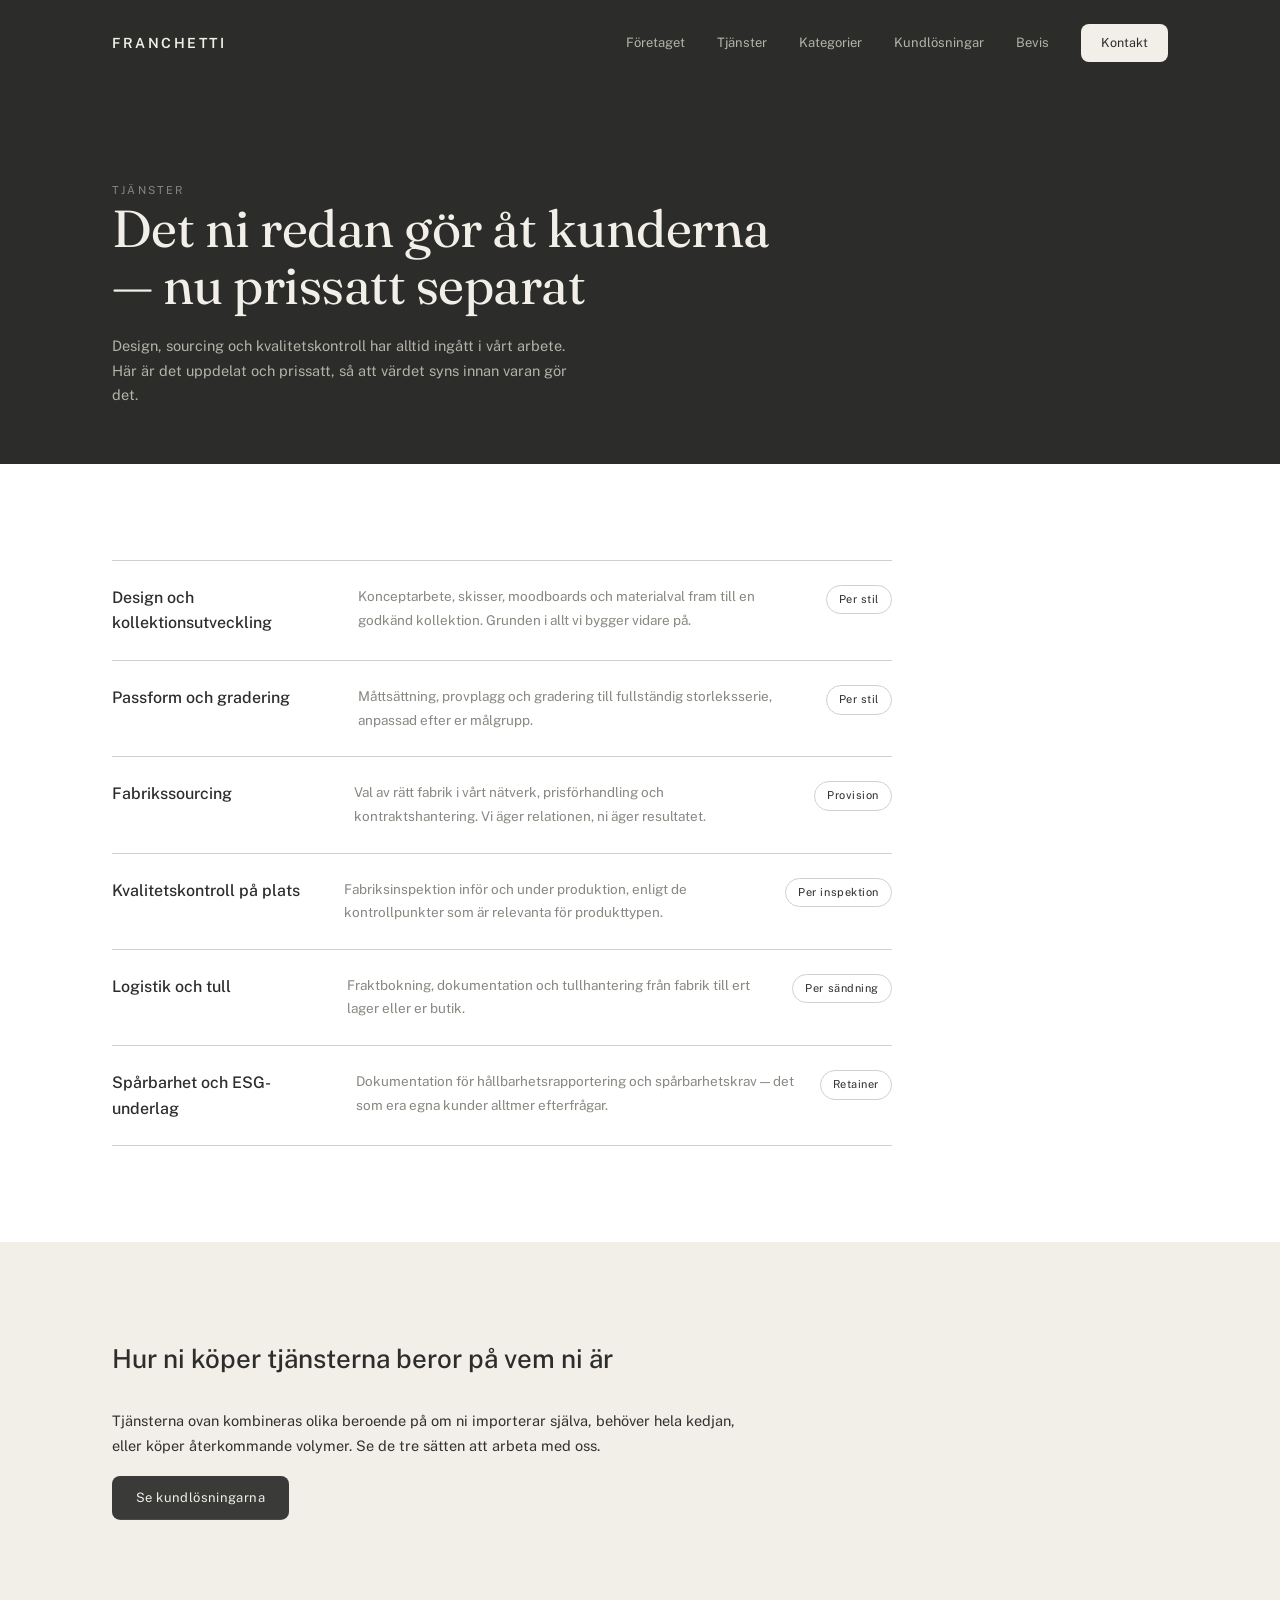
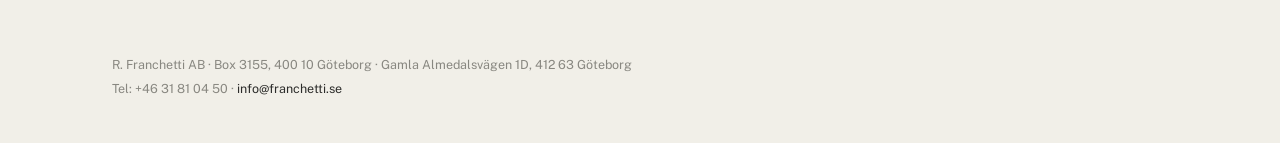
<file: tjanster.html>
<!DOCTYPE html>
<html lang="sv">
<head>
<meta charset="UTF-8">
<script>
(function(){
  var html = document.documentElement;
  html.classList.add('js');
  if (window.matchMedia && matchMedia('(prefers-reduced-motion: reduce)').matches) {
    html.classList.add('reduced-motion');
  }
})();
</script>
<meta name="viewport" content="width=device-width, initial-scale=1.0">
<link rel="icon" type="image/svg+xml" href="data:image/svg+xml,%3Csvg%20xmlns%3D%27http%3A//www.w3.org/2000/svg%27%20viewBox%3D%270%200%2032%2032%27%3E%3Crect%20width%3D%2732%27%20height%3D%2732%27%20rx%3D%277%27%20fill%3D%27%232C2C2A%27/%3E%3Cpath%20d%3D%27M16%207%20L16%2025%27%20stroke%3D%27%23F1EFE8%27%20stroke-width%3D%272%27/%3E%3Cpath%20d%3D%27M16%207%20L12.5%2013%20L19.5%2013%20Z%27%20fill%3D%27%23F1EFE8%27/%3E%3Cpath%20d%3D%27M16%2025%20L12.5%2019%20L19.5%2019%20Z%27%20fill%3D%27%23F1EFE8%27/%3E%3C/svg%3E">
<title>Tjänster — Franchetti</title>
<meta name="description" content="Franchettis tjänstekatalog: design och kollektionsutveckling, passform och gradering, fabrikssourcing, kvalitetskontroll, logistik och tull, samt spårbarhet och ESG-underlag. Priser per tjänst, inte bara i varupåslaget.">
<link rel="preconnect" href="https://fonts.googleapis.com">
<link rel="preconnect" href="https://fonts.gstatic.com" crossorigin>
<link href="https://fonts.googleapis.com/css2?family=Public+Sans:wght@400;500;600&family=Fraunces:opsz,wght@9..144,300..560&display=swap" rel="stylesheet">
<link rel="stylesheet" href="style.css">
</head>
<body>

<a class="skip-link" href="#main">Hoppa till innehåll</a>

<header class="site-header">
  <div class="wrap header-inner">
    <a href="/" class="wordmark">FRANCHETTI</a>
    <nav aria-label="Huvudmeny">
      <a href="/foretaget.html">Företaget</a>
      <a href="/tjanster.html">Tjänster</a>
      <a href="/kategorier.html">Kategorier</a>
      <a href="/kundlosningar.html">Kundlösningar</a>
      <a href="/bevis.html">Bevis</a>
      <a href="/kontakt.html" class="nav-cta">Kontakt</a>
    </nav>
  </div>
</header>

<main id="main">

  <section class="page-header">
    <div class="wrap">
      <p class="eyebrow">Tjänster</p>
      <h1>Det ni redan gör åt kunderna — nu prissatt separat</h1>
      <p class="lead">Design, sourcing och kvalitetskontroll har alltid ingått i vårt arbete. Här är det uppdelat och prissatt, så att värdet syns innan varan gör det.</p>
    </div>
  </section>

  <section class="content-section">
    <div class="wrap">
      <ul class="service-detail-list" style="list-style:none;" data-reveal-group>

        <li class="service-detail">
          <h3>Design och kollektionsutveckling</h3>
          <p>Konceptarbete, skisser, moodboards och materialval fram till en godkänd kollektion. Grunden i allt vi bygger vidare på.</p>
          <span class="price-tag">Per stil</span>
        </li>

        <li class="service-detail">
          <h3>Passform och gradering</h3>
          <p>Måttsättning, provplagg och gradering till fullständig storleksserie, anpassad efter er målgrupp.</p>
          <span class="price-tag">Per stil</span>
        </li>

        <li class="service-detail">
          <h3>Fabrikssourcing</h3>
          <p>Val av rätt fabrik i vårt nätverk, prisförhandling och kontraktshantering. Vi äger relationen, ni äger resultatet.</p>
          <span class="price-tag">Provision</span>
        </li>

        <li class="service-detail">
          <h3>Kvalitetskontroll på plats</h3>
          <p>Fabriksinspektion inför och under produktion, enligt de kontrollpunkter som är relevanta för produkttypen.</p>
          <span class="price-tag">Per inspektion</span>
        </li>

        <li class="service-detail">
          <h3>Logistik och tull</h3>
          <p>Fraktbokning, dokumentation och tullhantering från fabrik till ert lager eller er butik.</p>
          <span class="price-tag">Per sändning</span>
        </li>

        <li class="service-detail">
          <h3>Spårbarhet och ESG-underlag</h3>
          <p>Dokumentation för hållbarhetsrapportering och spårbarhetskrav — det som era egna kunder alltmer efterfrågar.</p>
          <span class="price-tag">Retainer</span>
        </li>

      </ul>
    </div>
  </section>

  <section class="content-section alt">
    <div class="wrap" data-reveal-group>
      <h2>Hur ni köper tjänsterna beror på vem ni är</h2>
      <p>Tjänsterna ovan kombineras olika beroende på om ni importerar själva, behöver hela kedjan, eller köper återkommande volymer. Se de tre sätten att arbeta med oss.</p>
      <a href="/kundlosningar.html" class="link-cta">Se kundlösningarna</a>
    </div>
  </section>

</main>

<footer class="site-footer">
  <div class="wrap">
    <p>R. Franchetti AB · Box 3155, 400 10 Göteborg · Gamla Almedalsvägen 1D, 412 63 Göteborg</p>
    <p>Tel: +46 31 81 04 50 · <a href="mailto:info@franchetti.se">info@franchetti.se</a></p>
  </div>
</footer>

<script src="vendor/gsap.min.js" defer></script>
<script src="vendor/ScrollTrigger.min.js" defer></script>
<script src="vendor/SplitText.min.js" defer></script>
<script src="vendor/lenis.min.js" defer></script>
<script src="js/site.js" defer></script>
</body>
</html>
</file>
<file: home.css>
/*
 * Startsidan (index.html) — byggd från Figma-framen "Franchetti – Desktop 1440".
 * Fristående från style.css så att de övriga nio sidorna inte påverkas.
 *
 * Grid: 1440px ram, 40px sidomarginal, 20px gutter.
 * Typsnitt: Inter. Färger: nästan svart + vitt, röd bara som accent
 * (etiketter, hero-linje, CTA-knapp, Outerwear-kortet).
 */

:root {
  --ink: #111111;
  --band: #141414;
  --white: #FFFFFF;
  --muted: #6F6A64;
  --line: #E6E3DE;
  --red: #D7141A;
  --red-label: #E0262C;

  --sand: #C9B8A0;
  --terracotta: #B8765A;
  --bluegrey: #7F90A2;
  --green: #55624F;
  --stone: #6F6A64;

  --font: 'Inter', -apple-system, BlinkMacSystemFont, 'Segoe UI', Roboto, Helvetica, Arial, sans-serif;

  --gutter: 20px;
  --side: clamp(20px, 2.8vw, 40px);
  --radius: 12px;
  --section: clamp(96px, 11vw, 160px);

  --ease-out: cubic-bezier(0.23, 1, 0.32, 1);
}

* { box-sizing: border-box; margin: 0; padding: 0; }

html { background: var(--white); }

body {
  font-family: var(--font);
  color: var(--ink);
  background: var(--white);
  line-height: 1.5;
  -webkit-font-smoothing: antialiased;
  text-rendering: optimizeLegibility;
}

img { display: block; max-width: 100%; }
a { color: inherit; text-decoration: none; }
button { font: inherit; color: inherit; background: none; border: 0; cursor: pointer; }

a:focus-visible,
button:focus-visible {
  outline: 2px solid var(--red);
  outline-offset: 3px;
}

.wrap {
  width: 100%;
  max-width: 1440px;
  margin: 0 auto;
  padding: 0 var(--side);
}

.sr-only {
  position: absolute;
  width: 1px; height: 1px;
  overflow: hidden;
  clip: rect(0 0 0 0);
  white-space: nowrap;
}

.skip-link {
  position: absolute;
  top: -100%;
  left: 12px;
  z-index: 100;
  background: var(--white);
  color: var(--ink);
  padding: 10px 18px;
  border-radius: 0 0 8px 8px;
  font-size: 13px;
  transition: top 160ms var(--ease-out);
}
.skip-link:focus-visible { top: 0; }

/* Scroll-reveal: synligt som standard (utan JS, sökrobotar, reduced motion).
   Döljs bara när JS körs och användaren tillåter rörelse — se js/site.js. */
html.js:not(.reduced-motion) [data-reveal] {
  opacity: 0;
  transform: translateY(16px);
}
html.js:not(.reduced-motion) [data-reveal-group] > * {
  opacity: 0;
  transform: translateY(16px);
}

/* Små etiketter i hakparentes — sajtens röda accent */
.label {
  display: inline-block;
  font-size: 13px;
  font-weight: 500;
  line-height: 1.4;
  color: var(--red-label);
}

/* ---------- Header ---------- */
.site-header {
  position: sticky;
  top: 0;
  z-index: 50;
  background: rgba(255, 255, 255, 0.92);
  -webkit-backdrop-filter: saturate(1.4) blur(12px);
  backdrop-filter: saturate(1.4) blur(12px);
}
.header-inner {
  display: flex;
  align-items: center;
  justify-content: space-between;
  height: 88px;
}
.wordmark {
  font-size: 20px;
  font-weight: 600;
  letter-spacing: -0.01em;
}
.site-nav {
  display: flex;
  gap: 28px;
  font-size: 15px;
}
.site-nav a {
  position: relative;
  padding: 4px 0;
}
.site-nav a::after {
  content: '';
  position: absolute;
  left: 0; right: 0; bottom: 0;
  height: 1px;
  background: currentColor;
  transform: scaleX(0);
  transform-origin: right;
  transition: transform 300ms var(--ease-out);
}
@media (hover: hover) and (pointer: fine) {
  .site-nav a:hover::after { transform: scaleX(1); transform-origin: left; }
}

/* ---------- Hero ---------- */
.hero {
  position: relative;
  background: var(--band);
  color: var(--white);
  min-height: min(760px, calc(100svh - 88px));
  display: flex;
  flex-direction: column;
  justify-content: space-between;
  overflow: hidden;
}
/* Platshållare för bild/film — byt .hero-media mot <img>/<video> */
.hero-media {
  position: absolute;
  inset: 0;
  background:
    radial-gradient(120% 90% at 80% 10%, rgba(255,255,255,0.06), transparent 60%),
    var(--band);
}
.hero-note {
  position: relative;
  padding-top: 36px;
  font-size: 12px;
  color: rgba(255,255,255,0.35);
}
.hero-bottom {
  position: relative;
  display: flex;
  align-items: flex-end;
  justify-content: space-between;
  gap: 40px;
  padding-bottom: 40px;
}
.hero h1 {
  margin-top: 16px;
  font-size: clamp(48px, 8.9vw, 128px);
  font-weight: 500;
  line-height: 1;
  letter-spacing: -0.04em;
}
.hero h1 .line { display: block; }
.hero-facts {
  list-style: none;
  font-size: 15px;
  font-weight: 500;
  line-height: 1.5;
  white-space: nowrap;
  color: rgba(255,255,255,0.9);
}

/* ---------- Affärsidé ---------- */
.intro { padding-top: 16px; }
.intro .rule {
  width: 96px;
  height: 4px;
  background: var(--red);
  margin-bottom: 32px;
}
.intro h2 {
  max-width: 22ch;
  font-size: clamp(36px, 5vw, 72px);
  font-weight: 500;
  line-height: 1.1;
  letter-spacing: -0.02em;
}

/* Tvåkolumns-rad: etikett vänster, text höger (återkommer på flera ställen) */
.split {
  display: grid;
  grid-template-columns: 1fr 1fr;
  gap: var(--gutter);
  align-items: start;
}
.split > :last-child { max-width: 560px; }
.split p { font-size: 17px; line-height: 1.5; }

.intro .split { margin-top: 96px; }

/* ---------- Process: bento ---------- */
.process { padding-top: var(--section); }
.process .split { margin-bottom: 32px; }
.bento {
  display: grid;
  grid-template-columns: repeat(2, 1fr) repeat(2, 1fr);
  grid-template-rows: 220px 220px;
  gap: var(--gutter);
}
.bento-card {
  position: relative;
  border-radius: var(--radius);
  overflow: hidden;
  padding: 24px;
  display: flex;
  flex-direction: column;
  justify-content: space-between;
  color: var(--white);
}
.bento-card--lg { grid-column: 1 / 3; grid-row: 1 / 3; background: var(--sand); color: var(--ink); }
.bento-card--wide { grid-column: 3 / 5; grid-row: 1; background: var(--green); }
.bento-card--a { grid-column: 3; grid-row: 2; background: var(--terracotta); }
.bento-card--b { grid-column: 4; grid-row: 2; background: var(--stone); }

.bento-num {
  font-size: clamp(48px, 6vw, 88px);
  font-weight: 500;
  line-height: 1;
  letter-spacing: -0.04em;
  opacity: 0.9;
}
.bento-card--wide .bento-num,
.bento-card--a .bento-num,
.bento-card--b .bento-num { font-size: clamp(32px, 3.4vw, 48px); }
.bento-card h3 {
  font-size: 16px;
  font-weight: 500;
  line-height: 1.2;
}
.bento-card p {
  max-width: 300px;
  font-size: 16px;
  line-height: 1.2;
}

/* ---------- Vision + nyckeltal ---------- */
.vision { padding-top: var(--section); }
.vision .split > :last-child p {
  font-size: clamp(22px, 2.3vw, 32px);
  line-height: 1.25;
  letter-spacing: -0.01em;
}
.stats {
  list-style: none;
  display: grid;
  grid-template-columns: repeat(3, 1fr);
  gap: var(--gutter);
  margin-top: 64px;
}
.stats li {
  border-top: 1px solid var(--ink);
  padding-top: 16px;
}
.stat-num {
  display: block;
  font-size: clamp(48px, 5.6vw, 80px);
  font-weight: 500;
  line-height: 1;
  letter-spacing: -0.04em;
}
.stat-label {
  display: block;
  margin-top: 12px;
  font-size: 13px;
  color: var(--muted);
}

/* ---------- Kundcase ---------- */
.cases { padding-top: var(--section); }
.cases h2 {
  max-width: 26ch;
  margin-top: 12px;
  font-size: clamp(32px, 4vw, 56px);
  font-weight: 500;
  line-height: 1.1;
  letter-spacing: -0.02em;
}
.case-list { margin-top: 48px; border-top: 1px solid var(--line); }
.case {
  display: grid;
  grid-template-columns: 1fr 1fr;
  gap: var(--gutter);
  padding: 20px 0;
  border-bottom: 1px solid var(--line);
}
.case-text {
  display: flex;
  flex-direction: column;
  justify-content: space-between;
  gap: 24px;
  padding: 4px 0;
}
.case-text h3 {
  font-size: clamp(22px, 2.2vw, 32px);
  font-weight: 500;
  letter-spacing: -0.01em;
}
.case-meta {
  margin-top: 8px;
  font-size: 13px;
  color: var(--muted);
}
.case-text p { max-width: 420px; font-size: 17px; }
.case-link {
  align-self: flex-start;
  font-size: 14px;
  font-weight: 500;
  color: var(--red);
}
.case-link span { display: inline-block; transition: transform 300ms var(--ease-out); }
@media (hover: hover) and (pointer: fine) {
  .case-link:hover span { transform: translateX(4px); }
}
.case-media {
  height: 260px;
  border-radius: var(--radius);
  overflow: hidden;
}
.case-media > div {
  width: 100%; height: 100%;
  transition: transform 900ms var(--ease-out);
}
@media (hover: hover) and (pointer: fine) {
  .case:hover .case-media > div { transform: scale(1.04); }
}
.case--1 .case-media > div { background: var(--bluegrey); }
.case--2 .case-media > div { background: var(--green); }
.case--3 .case-media > div { background: var(--sand); }

/* ---------- Affärsområden: karusell ---------- */
.areas { padding-top: var(--section); }
.areas h2 {
  margin-top: 12px;
  font-size: clamp(32px, 3.4vw, 48px);
  font-weight: 500;
  letter-spacing: -0.02em;
}
.areas-controls {
  display: flex;
  align-items: center;
  gap: 16px;
  margin: 40px 0 16px;
  font-size: 14px;
  font-variant-numeric: tabular-nums;
}
.areas-controls button {
  width: 36px; height: 36px;
  border: 1px solid var(--line);
  border-radius: 50%;
  display: grid;
  place-items: center;
  transition: background 200ms var(--ease-out), color 200ms var(--ease-out), opacity 200ms;
}
.areas-controls button:disabled { opacity: 0.35; cursor: default; }
@media (hover: hover) and (pointer: fine) {
  .areas-controls button:not(:disabled):hover { background: var(--ink); color: var(--white); border-color: var(--ink); }
}
.area-track {
  display: grid;
  grid-auto-flow: column;
  grid-auto-columns: 300px;
  gap: var(--gutter);
  overflow-x: auto;
  scroll-snap-type: x mandatory;
  scrollbar-width: none;
  padding-left: var(--side);
  padding-right: var(--side);
  scroll-padding-left: var(--side);
  margin: 0 auto;
  max-width: 1440px;
}
.area-track::-webkit-scrollbar { display: none; }
.area { scroll-snap-align: start; }
.area-card {
  position: relative;
  height: 400px;
  border-radius: var(--radius);
  overflow: hidden;
}
.area-card > div {
  width: 100%; height: 100%;
  transition: transform 900ms var(--ease-out);
}
@media (hover: hover) and (pointer: fine) {
  .area:hover .area-card > div { transform: scale(1.05); }
}
.area-name {
  position: absolute;
  top: 16px; left: 16px;
  font-size: 13px;
  font-weight: 600;
  letter-spacing: 0.04em;
  color: var(--white);
}
.area--sports .area-name { color: var(--ink); }
.area p {
  margin-top: 12px;
  font-size: 14px;
  color: var(--muted);
}
.area--women  .area-card > div { background: var(--terracotta); }
.area--men    .area-card > div { background: var(--bluegrey); }
.area--kids   .area-card > div { background: var(--green); }
.area--sports .area-card > div { background: var(--sand); }
.area--outer  .area-card > div { background: var(--red); }
.area--under  .area-card > div { background: var(--ink); }

/* ---------- Mörkt band ---------- */
.band {
  margin-top: var(--section);
  background: var(--band);
  color: var(--white);
}
.band-inner {
  min-height: 400px;
  display: flex;
  flex-direction: column;
  justify-content: space-between;
  padding-top: 56px;
  padding-bottom: 40px;
}
.band-bottom {
  display: flex;
  align-items: flex-end;
  justify-content: space-between;
  gap: 40px;
  margin-top: 48px;
}
.band h2 {
  font-size: clamp(48px, 8.9vw, 128px);
  font-weight: 500;
  line-height: 1;
  letter-spacing: -0.04em;
}
.band h2 .line { display: block; }
.band-bottom p {
  font-size: 15px;
  font-weight: 500;
  line-height: 1.5;
  white-space: nowrap;
}

/* ---------- Kontakt ---------- */
.contact { padding-top: 80px; }
.contact h2 {
  margin-top: 12px;
  font-size: clamp(32px, 4vw, 56px);
  font-weight: 500;
  line-height: 1.1;
  letter-spacing: -0.02em;
  max-width: 14ch;
}
.contact-grid {
  display: grid;
  grid-template-columns: 1fr 1fr;
  gap: var(--gutter);
}
.contact-info {
  display: grid;
  grid-template-columns: 80px 1fr;
  gap: 8px var(--gutter);
  font-size: 15px;
  padding-top: 40px;
}
.contact-info dt { color: var(--muted); }
.contact-info dd a { border-bottom: 1px solid transparent; transition: border-color 200ms; }
@media (hover: hover) and (pointer: fine) {
  .contact-info dd a:hover { border-color: currentColor; }
}
.contact-info .contact-pitch {
  grid-column: 2;
  margin-top: 24px;
  max-width: 360px;
  color: var(--muted);
}

.pill {
  display: inline-flex;
  align-items: center;
  gap: 8px;
  margin-top: 32px;
  padding: 14px 24px;
  border-radius: 999px;
  background: var(--red);
  color: var(--white);
  font-size: 15px;
  font-weight: 500;
  transition: background 200ms var(--ease-out), transform 200ms var(--ease-out);
}
@media (hover: hover) and (pointer: fine) {
  .pill:hover { background: #B51015; }
}
.pill:active { transform: scale(0.98); }

/* ---------- Footer med jätteordmärke ---------- */
.site-footer { padding-top: 120px; padding-bottom: 32px; overflow: hidden; }
.footer-mark {
  display: block;
  font-size: 16vw; /* ungefärlig reserv — js/home.js passar in exakt bredd */
  font-weight: 500;
  line-height: 0.85;
  letter-spacing: -0.05em;
  white-space: nowrap;
}
@media (min-width: 1440px) {
  .footer-mark { font-size: 230px; }
}
.footer-mark .char { display: inline-block; }
.footer-meta {
  display: flex;
  justify-content: space-between;
  gap: 24px;
  margin-top: 32px;
  font-size: 13px;
  color: var(--muted);
}

/* ---------- Surfplatta ---------- */
@media (max-width: 1024px) {
  .hero-bottom, .band-bottom { flex-direction: column; align-items: flex-start; gap: 24px; }
  .bento { grid-template-rows: 200px 200px; }
}

/* ---------- Mobil ---------- */
@media (max-width: 760px) {
  .header-inner { height: 64px; }
  .site-nav { gap: 16px; font-size: 14px; }
  .site-nav .nav-optional { display: none; }

  .hero { min-height: calc(100svh - 64px); }
  .hero-note { padding-top: 24px; }
  .hero-bottom { padding-bottom: 28px; }

  .intro .split { margin-top: 48px; }
  .split { grid-template-columns: 1fr; gap: 16px; }

  .bento {
    grid-template-columns: 1fr 1fr;
    grid-template-rows: 300px 180px 260px;
  }
  .bento-card--lg   { grid-column: 1 / 3; grid-row: 1; }
  .bento-card--wide { grid-column: 1 / 3; grid-row: 2; }
  .bento-card--a    { grid-column: 1; grid-row: 3; }
  .bento-card--b    { grid-column: 2; grid-row: 3; }
  .bento-card { padding: 16px; }
  .bento-card p { font-size: 14px; }

  .stats { grid-template-columns: 1fr 1fr; row-gap: 32px; margin-top: 40px; }

  .case { grid-template-columns: 1fr; }
  .case-media { height: 220px; order: -1; }

  .area-track { grid-auto-columns: 78vw; }
  .area-card { height: 360px; }

  .band-bottom p { white-space: normal; }

  .contact-grid { grid-template-columns: 1fr; }
  .contact-info { padding-top: 16px; }

  .site-footer { padding-top: 80px; }
  .footer-meta { flex-direction: column; gap: 4px; }
}

/* Reduced motion: stäng av hover-zoom och övergångar */
@media (prefers-reduced-motion: reduce) {
  *, *::before, *::after { transition: none !important; }
}

.process-lead { font-size: 17px; font-weight: 400; line-height: 1.5; }
.bento { list-style: none; }
.area-track { list-style: none; }
</file>
<file: style.css>
:root {
  --dark: #2C2C2A;
  --dark-hover: #45453F;
  --cream: #F1EFE8;
  --white: #FFFFFF;
  --teal: #0F6E56;
  --teal-dark: #085041;
  --teal-bg: #E1F5EE;
  --grey-light: #B4B2A9;
  --grey: #888780;
  --grey-border: #D3D1C7;
  --error: #A6432F;
  --font-sans: 'Public Sans', -apple-system, BlinkMacSystemFont, 'Segoe UI', Roboto, Helvetica, Arial, sans-serif;
  --font-serif: 'Fraunces', Georgia, 'Times New Roman', serif;

  --space-sm: 24px;
  --space-md: 56px;
  --space-lg: 96px;
  --space-xl: 140px;

  --ease-out: cubic-bezier(0.23, 1, 0.32, 1);
  --ease-in-out: cubic-bezier(0.77, 0, 0.175, 1);
}

* { box-sizing: border-box; margin: 0; padding: 0; }

/* No scroll-behavior:smooth – Lenis (see /js/site.js) owns smooth scroll;
   the two fighting produces stutter. */

body {
  font-family: var(--font-sans);
  color: var(--dark);
  line-height: 1.6;
  -webkit-font-smoothing: antialiased;
}

.wrap {
  max-width: 1120px;
  margin: 0 auto;
  padding: 0 32px;
}

a { color: inherit; text-decoration: none; }

a:focus-visible,
button:focus-visible,
input:focus-visible,
textarea:focus-visible {
  outline: 2px solid var(--teal);
  outline-offset: 3px;
}

/* Skip link: first focusable element on every page, ahead of the 6-item
   nav. Off-screen until keyboard focus lands on it, then docked top-left. */
.skip-link {
  position: absolute;
  top: -100%;
  left: 12px;
  z-index: 100;
  background: var(--cream);
  color: var(--dark);
  padding: 10px 18px;
  border-radius: 0 0 8px 8px;
  font-size: 13px;
  letter-spacing: .02em;
  transition: top 160ms var(--ease-out);
}
.skip-link:focus-visible {
  top: 0;
  outline: 2px solid var(--teal);
  outline-offset: -2px;
}

/* Scroll-reveal gating: content is visible by default (no-JS, crawlers,
   reduced-motion all see the final state immediately). Only hidden when
   JS is confirmed running AND the user has no reduced-motion preference –
   see the head-gating script on every page and /js/site.js. */
html.js:not(.reduced-motion) [data-reveal] {
  opacity: 0;
  transform: translateY(12px);
}
html.js:not(.reduced-motion) [data-reveal-group] > * {
  opacity: 0;
  transform: translateY(12px);
}

.sr-only {
  position: absolute;
  width: 1px; height: 1px;
  overflow: hidden;
  clip: rect(0 0 0 0);
  white-space: nowrap;
}

.eyebrow {
  font-size: 11px;
  letter-spacing: .2em;
  color: var(--grey);
  text-transform: uppercase;
}

/* Header */
.site-header { background: var(--dark); }
.header-inner {
  display: flex;
  align-items: center;
  justify-content: space-between;
  padding: 24px 32px;
}
.wordmark {
  font-size: 14px;
  font-weight: 600;
  letter-spacing: .18em;
  color: var(--cream);
}
.site-header nav { display: flex; align-items: center; gap: 32px; font-size: 13px; }
.site-header nav a { color: var(--grey-light); transition: color 160ms var(--ease-out); }
@media (hover: hover) and (pointer: fine) {
  .site-header nav a:hover { color: var(--cream); }
}
.site-header nav a.nav-cta {
  background: var(--cream);
  color: var(--dark);
  padding: 9px 20px;
  border-radius: 8px;
  font-size: 12.5px;
  transition: background 160ms var(--ease-out), transform 120ms var(--ease-out);
}
@media (hover: hover) and (pointer: fine) {
  .site-header nav a.nav-cta:hover { background: var(--white); color: var(--dark); }
}
.site-header nav a.nav-cta:active { transform: scale(0.97); }

/* Hero */
.hero { position: relative; overflow: hidden; background: var(--dark); padding-bottom: var(--space-lg); }
.hero > .wrap { position: relative; z-index: 1; }
.hero .eyebrow { margin-bottom: 30px; }
.hero h1 {
  font-family: var(--font-serif);
  font-weight: 400;
  font-size: clamp(40px, 6vw, 68px);
  letter-spacing: -.01em;
  line-height: 1.06;
  color: var(--cream);
  max-width: 700px;
  margin-bottom: 32px;
}
/* Backdrop pattern-piece motif – see /js/home.js for the draw-on animation.
   Purely decorative/inert without JS: sits at its final drawn-in state. */
.hero-motif {
  position: absolute;
  top: 0;
  right: 0;
  width: min(60vw, 720px);
  height: auto;
  z-index: 0;
  pointer-events: none;
}
.hero-motif-line {
  fill: none;
  stroke: rgba(241, 239, 232, 0.12);
  stroke-width: 1;
}
.hero-lead {
  font-size: 16px;
  line-height: 1.7;
  color: var(--grey-light);
  max-width: 460px;
  margin-bottom: 44px;
}
.hero-actions {
  display: flex;
  gap: 20px;
  align-items: center;
  flex-wrap: wrap;
  margin-bottom: 64px;
}
.link-cta {
  display: inline-block;
  background: var(--dark);
  color: var(--cream);
  padding: 12px 24px;
  border-radius: 8px;
  font-size: 13px;
  letter-spacing: .03em;
  transition: background 160ms var(--ease-out), transform 120ms var(--ease-out);
}
@media (hover: hover) and (pointer: fine) {
  .link-cta:hover { background: var(--dark-hover); }
}
.link-cta:active { transform: scale(0.97); }
.link-cta.light { background: var(--cream); color: var(--dark); }
@media (hover: hover) and (pointer: fine) {
  .link-cta.light:hover { background: var(--white); }
}
.link-quiet { font-size: 13px; letter-spacing: .04em; color: var(--grey); transition: color 160ms var(--ease-out); }
@media (hover: hover) and (pointer: fine) {
  .link-quiet:hover { color: var(--cream); }
}

.stats-row {
  display: flex;
  gap: 64px;
  flex-wrap: wrap;
  padding-top: 48px;
  border-top: 1px solid rgba(241, 239, 232, 0.12);
}
.stat { display: flex; flex-direction: column; }
.stat-num { font-family: var(--font-sans); font-weight: 500; font-size: 23px; letter-spacing: -.01em; color: var(--cream); }
.stat-label {
  font-size: 10.5px;
  letter-spacing: .12em;
  text-transform: uppercase;
  color: var(--grey);
  margin-top: 6px;
}

/* Segments */
.segments { background: var(--cream); padding: var(--space-xl) 0; }
.eyebrow-heading {
  font-size: 11px;
  letter-spacing: .2em;
  color: var(--grey);
  text-transform: uppercase;
  font-weight: 400;
  margin-bottom: 44px;
}
.segment-grid { display: grid; grid-template-columns: repeat(3, 1fr); gap: 56px; }
.segment-num {
  font-family: var(--font-sans);
  font-weight: 600;
  font-size: 13px;
  letter-spacing: .02em;
  color: var(--grey-light);
  display: block;
  margin-bottom: 16px;
}
.segments h3 { font-size: 17px; font-weight: 500; margin-bottom: 10px; }
.segments p { font-size: 13.5px; color: var(--grey); line-height: 1.7; }

/* Cases */
.case-grid { display: grid; grid-template-columns: repeat(3, 1fr); }
.case-image {
  aspect-ratio: 4 / 3;
  /* Same pattern-piece linework system as the hero motif, recolored dark
     for contrast against these light placeholder fills – ties the "photo
     pending" placeholders into the same authored visual language instead
     of sitting as bare, unrelated color swatches. */
  background-repeat: no-repeat;
  background-position: center;
  background-size: 40% auto;
  background-image: url("data:image/svg+xml,%3Csvg%20xmlns%3D%27http%3A//www.w3.org/2000/svg%27%20viewBox%3D%270%200%20120%20140%27%3E%3Cpath%20d%3D%27M40%2C15%20C55%2C5%2075%2C5%2085%2C15%20L92%2C40%20C96%2C75%2093%2C105%2083%2C125%20L83%2C135%20L42%2C135%20L42%2C125%20C32%2C105%2029%2C75%2033%2C40%20Z%27%20fill%3D%27none%27%20stroke%3D%27rgba%2844%2C44%2C42%2C0.16%29%27%20stroke-width%3D%271.5%27/%3E%3Cpath%20d%3D%27M62%2C30%20L62%2C120%27%20stroke%3D%27rgba%2844%2C44%2C42%2C0.16%29%27%20stroke-width%3D%271.5%27/%3E%3Cpath%20d%3D%27M62%2C30%20L57%2C40%20L67%2C40%20Z%27%20fill%3D%27rgba%2844%2C44%2C42%2C0.16%29%27/%3E%3Cpath%20d%3D%27M62%2C120%20L57%2C110%20L67%2C110%20Z%27%20fill%3D%27rgba%2844%2C44%2C42%2C0.16%29%27/%3E%3C/svg%3E");
}
.case-image--a { background-color: #D3D1C7; }
.case-image--b { background-color: #B4B2A9; }
.case-image--c { background-color: #F5C4B3; }
.case-item figcaption { padding: 18px 32px 30px; }
.case-item .eyebrow { margin-bottom: 7px; display: block; }
.case-item p { font-size: 14px; }

/* Process narrative (index.html only) – pinned/scrubbed on desktop via
   ScrollTrigger (see /js/home.js), plain stacked flow everywhere else.
   Steps are never positioned absolutely unless JS actually adds
   [data-pinned], so the no-JS/mobile/reduced-motion state is just a
   normal, fully readable list. */
.process { background: var(--white); padding: var(--space-lg) 0; }
.process-progress {
  display: none; /* only meaningful alongside the pinned desktop sequence */
  align-items: center;
  gap: 16px;
  margin-bottom: 40px;
  font-size: 12px;
  color: var(--grey);
}
.process-progress-track { flex: 1; height: 1px; background: var(--grey-border); position: relative; }
.process-progress-fill { position: absolute; left: 0; top: 0; height: 100%; width: 0%; background: var(--dark); }
.process-step {
  padding: 40px 0;
  border-top: 1px solid var(--grey-border);
}
.process-step:last-child { border-bottom: 1px solid var(--grey-border); }
.process-step-num {
  font-family: var(--font-sans);
  font-weight: 600;
  font-size: 13px;
  letter-spacing: .02em;
  color: var(--grey-light);
  display: block;
  margin-bottom: 14px;
}
.process-step h3 { font-size: 22px; font-weight: 500; margin-bottom: 12px; }
.process-step p { font-size: 14.5px; color: var(--grey); line-height: 1.7; max-width: 520px; }

@media (min-width: 900px) {
  .process[data-pinned] .process-progress { display: flex; }
  .process[data-pinned] .process-pin {
    height: 100vh;
    display: flex;
    align-items: center;
    overflow: hidden;
  }
  .process[data-pinned] .process-steps { position: relative; width: 100%; }
  .process[data-pinned] .process-step {
    position: absolute;
    inset: 0;
    margin: auto;
    max-width: 640px;
    height: fit-content;
    border: none;
    padding: 0;
    opacity: 0;
    transition: opacity 220ms var(--ease-in-out);
  }
  .process[data-pinned] .process-step.is-active { opacity: 1; }
}

/* Services */
.services { padding: var(--space-lg) 0 var(--space-xl); background: var(--white); }
.service-list { list-style: none; max-width: 720px; }
.service-list li {
  display: flex;
  justify-content: space-between;
  align-items: baseline;
  padding: 15px 0;
  border-top: 1px solid var(--grey-border);
  font-size: 14.5px;
}
.service-list li:last-child { border-bottom: 1px solid var(--grey-border); }
.service-price { font-size: 11.5px; letter-spacing: .05em; color: var(--grey); white-space: nowrap; }

/* CTA */
.cta { background: var(--dark); padding: var(--space-xl) 0; }
.cta h2 {
  font-family: var(--font-serif);
  font-weight: 400;
  letter-spacing: -.005em;
  font-size: 38px;
  color: var(--cream);
  max-width: 480px;
  margin-bottom: 28px;
}
.cta p { font-size: 14px; color: var(--grey-light); max-width: 400px; margin-bottom: 36px; }

/* Footer */
.site-footer { background: var(--cream); padding: 40px 0; font-size: 12.5px; color: var(--grey); }
.site-footer p { margin-bottom: 4px; }
.site-footer a { color: var(--dark); }
@media (hover: hover) and (pointer: fine) {
  .site-footer a:hover { text-decoration: underline; }
}

/* Sub-page header */
.page-header { background: var(--dark); padding: var(--space-lg) 0 var(--space-md); }
.page-header h1 {
  font-family: var(--font-serif);
  font-weight: 400;
  letter-spacing: -.01em;
  font-size: clamp(34px, 5vw, 52px);
  line-height: 1.1;
  color: var(--cream);
  max-width: 680px;
  margin-bottom: 20px;
}
.page-header .lead { font-size: 14.5px; color: var(--grey-light); max-width: 480px; line-height: 1.7; }
.breadcrumb { font-size: 12px; color: var(--grey); margin-bottom: 20px; display: inline-block; transition: color 160ms var(--ease-out); }
@media (hover: hover) and (pointer: fine) {
  .breadcrumb:hover { color: var(--cream); }
}

/* Content sections on sub-pages */
.content-section { padding: var(--space-lg) 0; }
.content-section.alt { background: var(--cream); }
.content-section h2 {
  font-family: var(--font-sans);
  font-weight: 500;
  font-size: 26px;
  margin-bottom: 28px;
}
.content-section p { font-size: 14.5px; line-height: 1.75; color: var(--dark); max-width: 640px; margin-bottom: 16px; }
.content-section .placeholder-note {
  font-size: 12.5px;
  color: var(--dark);
  background: var(--teal-bg);
  padding: 14px 18px;
  max-width: 640px;
  border-left: 2px solid var(--teal);
  border-radius: 0 6px 6px 0;
}

/* Inline "fill me in" marker for template content (e.g. team cards
   awaiting real names/bios). Visually distinct from real copy so it's
   easy to find and replace before publishing. */
.todo {
  font-style: italic;
  color: var(--grey);
  border-bottom: 1px dashed var(--grey-border);
}

/* Service detail list (Tjänster) */
.service-detail-list { max-width: 780px; }
.service-detail {
  border-top: 1px solid var(--grey-border);
  padding: 24px 0;
  display: grid;
  grid-template-columns: 1fr 2fr auto;
  gap: 24px;
  align-items: start;
}
.service-detail:last-child { border-bottom: 1px solid var(--grey-border); }
.service-detail h3 { font-size: 16px; font-weight: 500; }
.service-detail p { font-size: 13.5px; color: var(--grey); margin: 0; max-width: none; }
.service-detail .price-tag {
  font-size: 11px;
  letter-spacing: .05em;
  color: var(--dark);
  background: transparent;
  border: 1px solid var(--grey-border);
  padding: 5px 12px;
  border-radius: 20px;
  white-space: nowrap;
}

/* Track cards (Kundlösningar overview) */
.track-grid { display: grid; grid-template-columns: repeat(3, 1fr); gap: 40px; }
.track-card { border: 1px solid var(--grey-border); padding: 36px 28px; }
.track-card .eyebrow { display: block; margin-bottom: 10px; }
.track-card h3 { font-size: 17px; margin-bottom: 10px; }
.track-card p { font-size: 13.5px; color: var(--grey); margin-bottom: 18px; line-height: 1.65; }

/* Team / leadership profile variant of the track card */
.avatar-placeholder {
  width: 52px; height: 52px;
  border-radius: 50%;
  background: var(--teal-bg);
  color: var(--teal-dark);
  display: flex; align-items: center; justify-content: center;
  font-size: 12.5px; font-weight: 600; letter-spacing: .02em;
  margin-bottom: 20px;
}
.track-card .role {
  font-size: 12.5px;
  color: var(--teal-dark);
  letter-spacing: .02em;
  margin-bottom: 12px;
}
.track-card a.more { font-size: 12.5px; color: var(--dark); border-bottom: 1px solid var(--grey-border); padding-bottom: 3px; transition: border-color 160ms var(--ease-out); }
@media (hover: hover) and (pointer: fine) {
  .track-card a.more:hover { border-bottom-color: var(--dark); }
}

/* Track detail meta row */
.track-meta {
  display: flex; gap: 40px; flex-wrap: wrap;
  padding: 28px 0; border-top: 1px solid var(--grey-border); border-bottom: 1px solid var(--grey-border);
  margin: 8px 0 40px;
}
.track-meta div { min-width: 150px; }
.track-meta .label { font-size: 10.5px; letter-spacing: .12em; text-transform: uppercase; color: var(--grey); margin-bottom: 6px; }
.track-meta .value { font-size: 15px; }

/* Category list (Kategorier) */
.category-list { display: grid; grid-template-columns: repeat(3, 1fr); gap: 1px; background: var(--grey-border); }
.category-list li { list-style: none; background: var(--white); padding: 22px 24px; font-size: 15px; }

/* Contact page */
.contact-grid { display: grid; grid-template-columns: 1fr 1fr; gap: 64px; }
.contact-form label { display: block; font-size: 12px; color: var(--grey); margin-top: 18px; margin-bottom: 6px; }
.contact-form label:first-of-type { margin-top: 0; }
.contact-form input, .contact-form textarea {
  width: 100%; border: none; border-bottom: 1px solid var(--grey-border);
  background: transparent; padding: 8px 0; font-family: var(--font-sans); font-size: 14px; color: var(--dark);
  transition: border-color 160ms var(--ease-out);
}
.contact-form input:focus, .contact-form textarea:focus { outline: none; border-bottom-color: var(--teal); box-shadow: 0 1px 0 0 var(--teal); }
.contact-form input:focus-visible, .contact-form textarea:focus-visible { outline: 2px solid var(--teal); outline-offset: 4px; }
/* :user-invalid only flags a field once the visitor has interacted with it
   — never on page load, so an untouched required field never opens red. */
.contact-form input:user-invalid, .contact-form textarea:user-invalid { border-bottom-color: var(--error); box-shadow: 0 1px 0 0 var(--error); }
.contact-form button {
  margin-top: 28px; background: var(--dark); color: var(--cream); border: none;
  border-radius: 8px; padding: 12px 28px; font-size: 13px; letter-spacing: .04em; cursor: pointer;
  transition: background 160ms var(--ease-out), transform 120ms var(--ease-out);
}
@media (hover: hover) and (pointer: fine) {
  .contact-form button:hover { background: var(--dark-hover); }
}
.contact-form button:active { transform: scale(0.97); }
.contact-details .label { font-size: 10.5px; letter-spacing: .12em; text-transform: uppercase; color: var(--grey); margin-top: 24px; margin-bottom: 8px; }
.contact-details .label:first-child { margin-top: 0; }
.contact-details p { font-size: 15px; margin-bottom: 0; }

/* Responsive */
@media (max-width: 860px) {
  :root {
    --space-md: 40px;
    --space-lg: 64px;
    --space-xl: 88px;
  }
  .segment-grid, .case-grid, .track-grid, .category-list, .contact-grid { grid-template-columns: 1fr; }
  .header-inner { flex-wrap: wrap; gap: 12px; }
  .site-header nav { gap: 16px; flex-wrap: wrap; font-size: 11px; }
  .stats-row { gap: 32px; }
  .hero { padding-bottom: var(--space-md); }
  .wrap { padding: 0 20px; }
  .service-detail { grid-template-columns: 1fr; gap: 8px; }
  .contact-grid { gap: 40px; }
}
</file>
